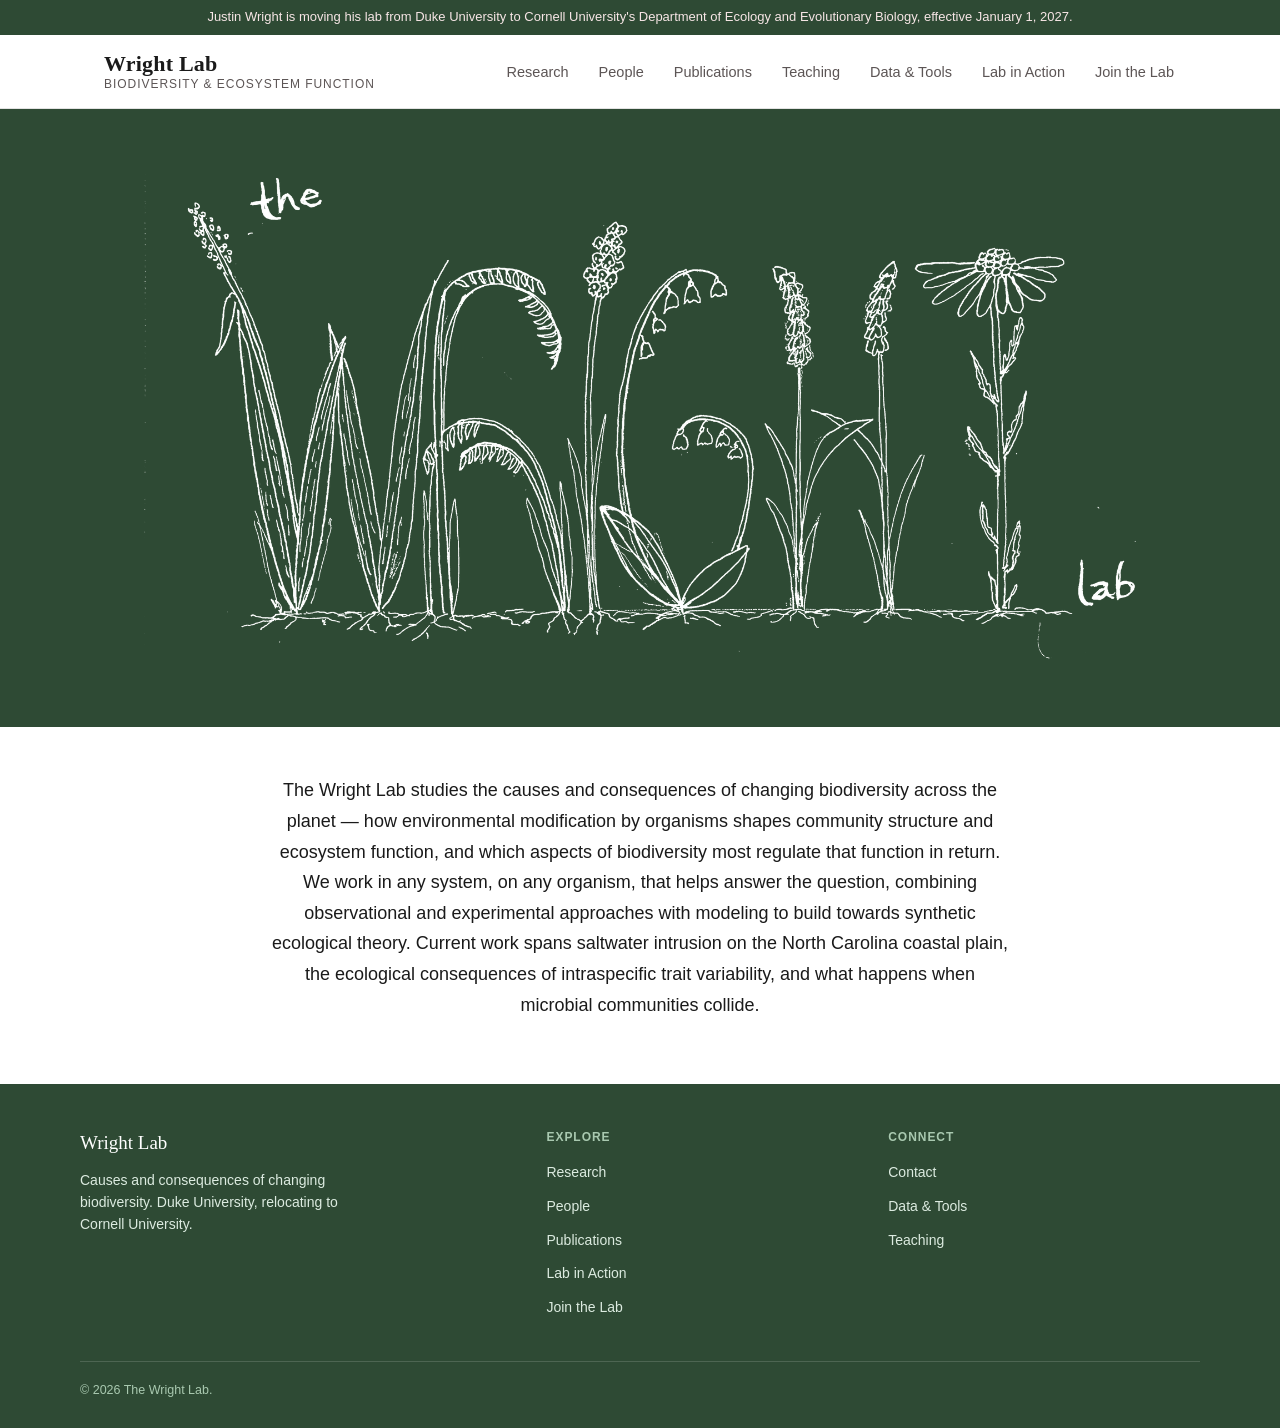
<file: index.html>
<!DOCTYPE html>
<html lang="en">
<head>
<meta charset="UTF-8">
<meta name="viewport" content="width=device-width, initial-scale=1.0">
<title>The Wright Lab</title>
<link rel="icon" type="image/png" href="images/favicon.png">
<link rel="stylesheet" href="theme.css">
</head>
<body>


<div class="utility">
  Justin Wright is moving his lab from Duke University to Cornell University's Department of Ecology and Evolutionary Biology, effective January 1, 2027.
</div>

<header class="site">
  <div class="nav-wrap">
    <div class="brand">
      <div class="text">
        <div class="name">Wright Lab</div>
        <div class="sub">Biodiversity &amp; Ecosystem Function</div>
      </div>
    </div>
    <nav class="primary">
      <ul>
        <li><a href="research.html">Research</a></li>
        <li><a href="people.html">People</a></li>
        <li><a href="publications.html">Publications</a></li>
        <li><a href="teaching.html">Teaching</a></li>
        <li><a href="data-tools.html">Data &amp; Tools</a></li>
        <li><a href="photos.html">Lab in Action</a></li>
        <li><a href="join-the-lab.html">Join the Lab</a></li>
      </ul>
    </nav>
  </div>
</header>

<div class="logo-band">
  <div class="inner">
    <img src="images/logo-wordmark-white.png" alt="the Wright Lab">
  </div>
</div>

<div class="intro-para">
  <p>The Wright Lab studies the causes and consequences of changing biodiversity across the planet — how environmental modification by organisms shapes community structure and ecosystem function, and which aspects of biodiversity most regulate that function in return. We work in any system, on any organism, that helps answer the question, combining observational and experimental approaches with modeling to build towards synthetic ecological theory. Current work spans saltwater intrusion on the North Carolina coastal plain, the ecological consequences of intraspecific trait variability, and what happens when microbial communities collide.</p>
</div>

<footer>
  <div class="foot-inner">
    <div>
      <div class="name" style="font-family:var(--serif); font-size:19px; color:#fff;">Wright Lab</div>
      <p style="margin-top:10px; max-width:38ch; color:#dcebe0;">Causes and consequences of changing biodiversity. Duke University, relocating to Cornell University.</p>
    </div>
    <div>
      <h5>Explore</h5>
      <ul>
        <li><a href="research.html">Research</a></li>
        <li><a href="people.html">People</a></li>
        <li><a href="publications.html">Publications</a></li>
        <li><a href="photos.html">Lab in Action</a></li>
        <li><a href="join-the-lab.html">Join the Lab</a></li>
      </ul>
    </div>
    <div>
      <h5>Connect</h5>
      <ul>
        <li><a href="mailto:jw67@duke.edu">Contact</a></li>
        <li><a href="data-tools.html">Data &amp; Tools</a></li>
        <li><a href="teaching.html">Teaching</a></li>
      </ul>
    </div>
  </div>
  <div class="foot-bottom">&copy; 2026 The Wright Lab.</div>
</footer>

</body>
</html>
</file>
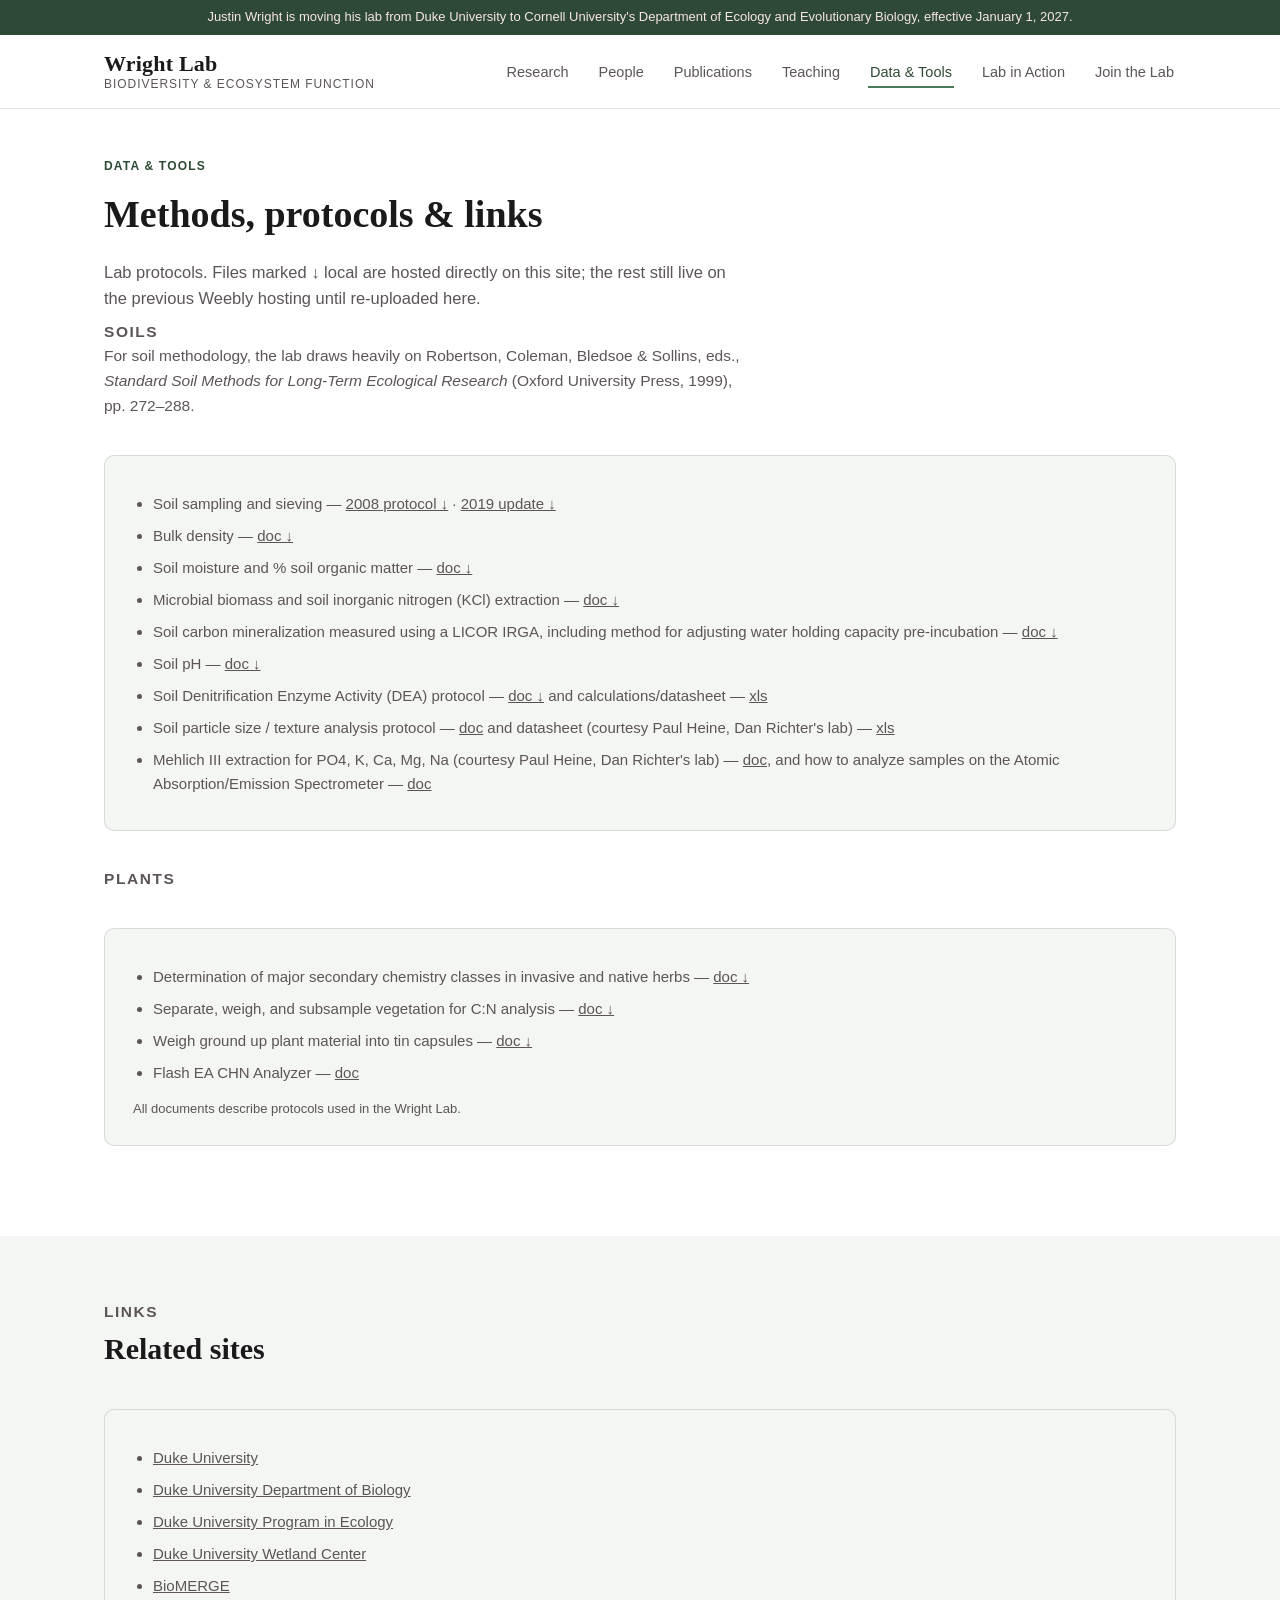
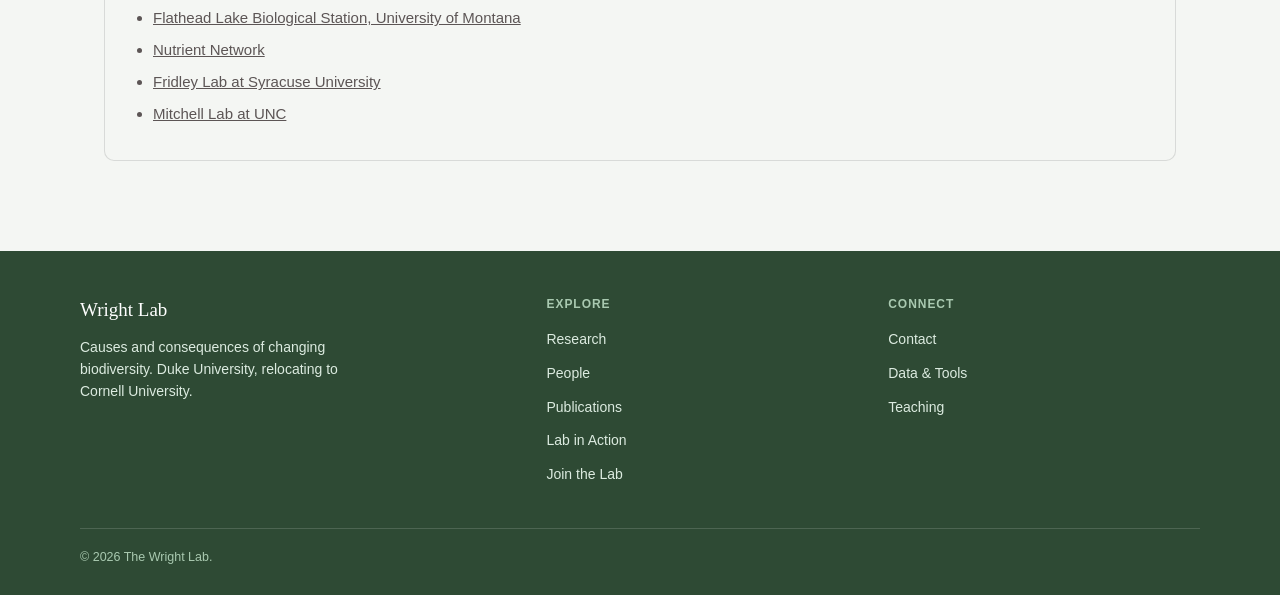
<file: data-tools.html>
<!DOCTYPE html>
<html lang="en">
<head>
<meta charset="UTF-8">
<meta name="viewport" content="width=device-width, initial-scale=1.0">
<title>Data &amp; Tools — The Wright Lab</title>
<link rel="icon" type="image/png" href="images/favicon.png">
<link rel="stylesheet" href="theme.css">
</head>
<body>


<div class="utility">
  Justin Wright is moving his lab from Duke University to Cornell University's Department of Ecology and Evolutionary Biology, effective January 1, 2027.
</div>

<header class="site">
  <div class="nav-wrap">
    <a class="brand" href="index.html">
      <div class="text">
        <div class="name">Wright Lab</div>
        <div class="sub">Biodiversity &amp; Ecosystem Function</div>
      </div>
    </a>
    <nav class="primary">
      <ul>
        <li><a href="research.html">Research</a></li>
        <li><a href="people.html">People</a></li>
        <li><a href="publications.html">Publications</a></li>
        <li><a href="teaching.html">Teaching</a></li>
        <li><a href="data-tools.html" class="current">Data &amp; Tools</a></li>
        <li><a href="photos.html">Lab in Action</a></li>
        <li><a href="join-the-lab.html">Join the Lab</a></li>
      </ul>
    </nav>
  </div>
</header>

<div class="page-head">
  <p class="kicker">Data &amp; Tools</p>
  <h1>Methods, protocols &amp; links</h1>
  <p class="lede">Lab protocols. Files marked <span style="white-space:nowrap;">↓ local</span> are hosted directly on this site; the rest still live on the previous Weebly hosting until re-uploaded here.</p>
</div>

<section class="tight">
  <div class="section-head">
    <p class="kicker">Soils</p>
    <p>For soil methodology, the lab draws heavily on Robertson, Coleman, Bledsoe &amp; Sollins, eds., <em>Standard Soil Methods for Long-Term Ecological Research</em> (Oxford University Press, 1999), pp. 272–288.</p>
  </div>
  <div class="pull-box">
    <ul>
      <li>Soil sampling and sieving — <a href="methods/soil-sampling-and-sieving-2008.doc" target="_blank" rel="noopener">2008 protocol ↓</a> · <a href="methods/soil-sieving-and-drying-2019.docx" target="_blank" rel="noopener">2019 update ↓</a></li>
      <li>Bulk density — <a href="methods/bulk-density.doc" target="_blank" rel="noopener">doc ↓</a></li>
      <li>Soil moisture and % soil organic matter — <a href="methods/soil-moisture-and-organic-matter.doc" target="_blank" rel="noopener">doc ↓</a></li>
      <li>Microbial biomass and soil inorganic nitrogen (KCl) extraction — <a href="methods/microbial-biomass-and-kcl-extraction.doc" target="_blank" rel="noopener">doc ↓</a></li>
      <li>Soil carbon mineralization measured using a LICOR IRGA, including method for adjusting water holding capacity pre-incubation — <a href="methods/carbon-mineralization.doc" target="_blank" rel="noopener">doc ↓</a></li>
      <li>Soil pH — <a href="methods/soil-ph.doc" target="_blank" rel="noopener">doc ↓</a></li>
      <li>Soil Denitrification Enzyme Activity (DEA) protocol — <a href="methods/dea-assay.doc" target="_blank" rel="noopener">doc ↓</a> and calculations/datasheet — <a href="https://wrightlab.weebly.com/uploads/3/3/7/4/3374227/dea_accounting_for_dea_dilutions_from_jen_morse.xls" target="_blank" rel="noopener">xls</a></li>
      <li>Soil particle size / texture analysis protocol — <a href="https://wrightlab.weebly.com/uploads/3/3/7/4/3374227/texture_sop.doc" target="_blank" rel="noopener">doc</a> and datasheet (courtesy Paul Heine, Dan Richter's lab) — <a href="https://wrightlab.weebly.com/uploads/3/3/7/4/3374227/texture_datasheet.xls" target="_blank" rel="noopener">xls</a></li>
      <li>Mehlich III extraction for PO4, K, Ca, Mg, Na (courtesy Paul Heine, Dan Richter's lab) — <a href="https://wrightlab.weebly.com/uploads/3/3/7/4/3374227/mehlich-iii_po4-p.doc" target="_blank" rel="noopener">doc</a>, and how to analyze samples on the Atomic Absorption/Emission Spectrometer — <a href="https://wrightlab.weebly.com/uploads/3/3/7/4/3374227/sop_for_aa_2012_bmm.doc" target="_blank" rel="noopener">doc</a></li>
    </ul>
  </div>

  <div class="section-head" style="margin-top:36px;">
    <p class="kicker">Plants</p>
  </div>
  <div class="pull-box">
    <ul>
      <li>Determination of major secondary chemistry classes in invasive and native herbs — <a href="methods/secondary-chemistry-leaf-extraction.doc" target="_blank" rel="noopener">doc ↓</a></li>
      <li>Separate, weigh, and subsample vegetation for C:N analysis — <a href="methods/weighing-vegetation-protocol.doc" target="_blank" rel="noopener">doc ↓</a></li>
      <li>Weigh ground up plant material into tin capsules — <a href="methods/weighing-capsules-instructions.doc" target="_blank" rel="noopener">doc ↓</a></li>
      <li>Flash EA CHN Analyzer — <a href="https://wrightlab.weebly.com/uploads/3/3/7/4/3374227/chn_run_protocol.doc" target="_blank" rel="noopener">doc</a></li>
    </ul>
    <p style="margin:14px 0 0; font-size:13px; color:var(--ink-soft);">All documents describe protocols used in the Wright Lab.</p>
  </div>
</section>

<section class="alt">
  <div class="inner">
    <div class="section-head">
      <p class="kicker">Links</p>
      <h2>Related sites</h2>
    </div>
    <div class="pull-box">
      <ul>
        <li><a href="http://www.duke.edu/" target="_blank" rel="noopener">Duke University</a></li>
        <li><a href="http://biology.duke.edu/" target="_blank" rel="noopener">Duke University Department of Biology</a></li>
        <li><a href="http://sites.duke.edu/upecology/" target="_blank" rel="noopener">Duke University Program in Ecology</a></li>
        <li><a href="http://www.nicholas.duke.edu/wetland/" target="_blank" rel="noopener">Duke University Wetland Center</a></li>
        <li><a href="http://www.columbia.edu/cu/biomerge/" target="_blank" rel="noopener">BioMERGE</a></li>
        <li><a href="http://www2.umt.edu/flbs/" target="_blank" rel="noopener">Flathead Lake Biological Station, University of Montana</a></li>
        <li><a href="http://www.nutnet.umn.edu/" target="_blank" rel="noopener">Nutrient Network</a></li>
        <li><a href="http://plantecology.syr.edu/fridley/" target="_blank" rel="noopener">Fridley Lab at Syracuse University</a></li>
        <li><a href="http://labs.bio.unc.edu/Mitchell/" target="_blank" rel="noopener">Mitchell Lab at UNC</a></li>
      </ul>
    </div>
  </div>
</section>

<footer>
  <div class="foot-inner">
    <div>
      <div class="name" style="font-family:var(--serif); font-size:19px; color:#fff;">Wright Lab</div>
      <p style="margin-top:10px; max-width:38ch; color:#dcebe0;">Causes and consequences of changing biodiversity. Duke University, relocating to Cornell University.</p>
    </div>
    <div>
      <h5>Explore</h5>
      <ul>
        <li><a href="research.html">Research</a></li>
        <li><a href="people.html">People</a></li>
        <li><a href="publications.html">Publications</a></li>
        <li><a href="photos.html">Lab in Action</a></li>
        <li><a href="join-the-lab.html">Join the Lab</a></li>
      </ul>
    </div>
    <div>
      <h5>Connect</h5>
      <ul>
        <li><a href="mailto:jw67@duke.edu">Contact</a></li>
        <li><a href="data-tools.html">Data &amp; Tools</a></li>
        <li><a href="teaching.html">Teaching</a></li>
      </ul>
    </div>
  </div>
  <div class="foot-bottom">&copy; 2026 The Wright Lab.</div>
</footer>

</body>
</html>
</file>
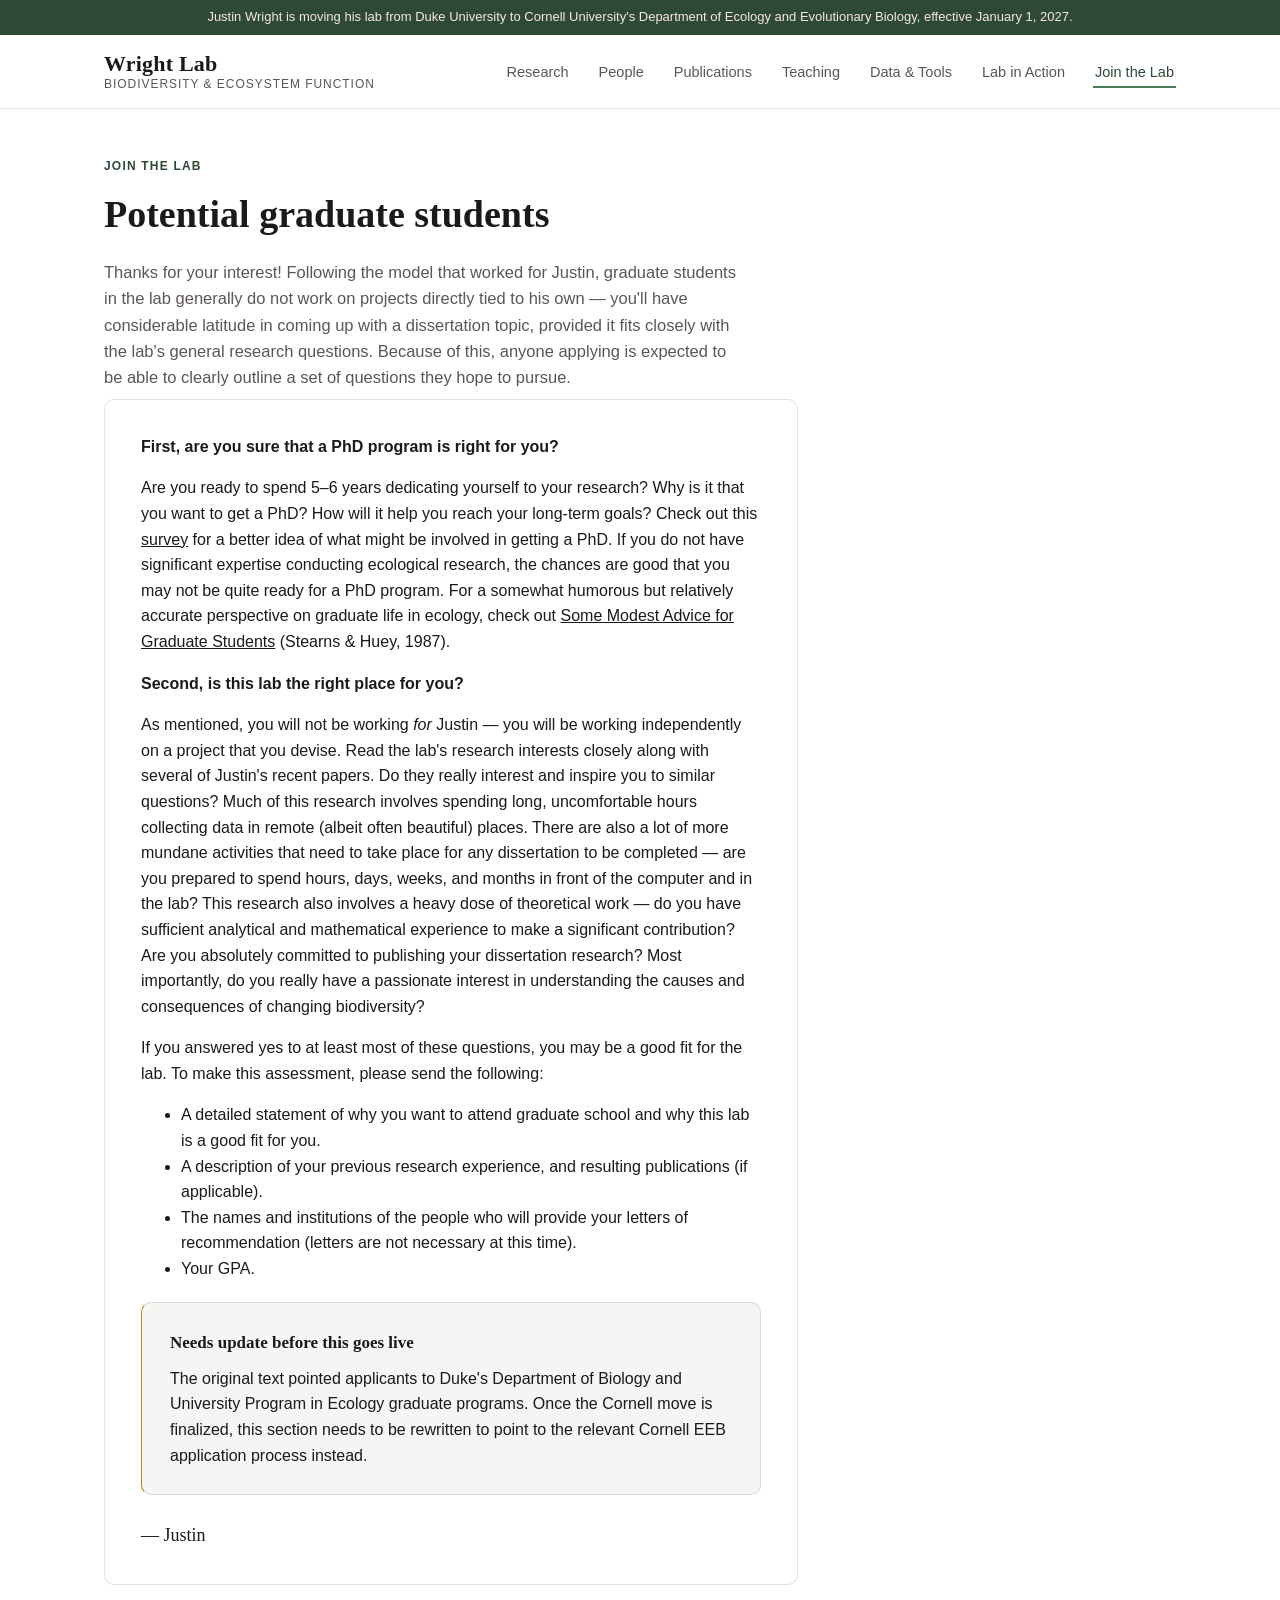
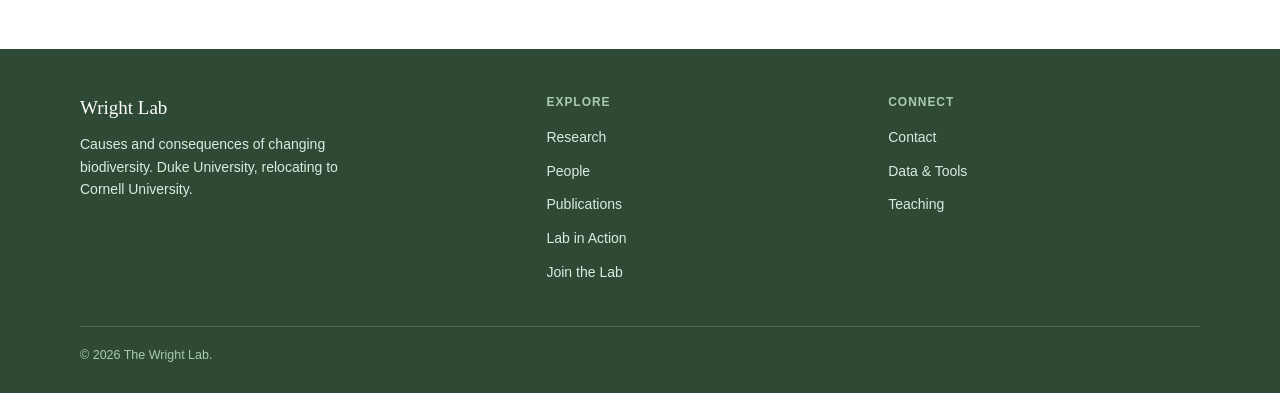
<file: join-the-lab.html>
<!DOCTYPE html>
<html lang="en">
<head>
<meta charset="UTF-8">
<meta name="viewport" content="width=device-width, initial-scale=1.0">
<title>Join the Lab — The Wright Lab</title>
<link rel="icon" type="image/png" href="images/favicon.png">
<link rel="stylesheet" href="theme.css">
</head>
<body>


<div class="utility">
  Justin Wright is moving his lab from Duke University to Cornell University's Department of Ecology and Evolutionary Biology, effective January 1, 2027.
</div>

<header class="site">
  <div class="nav-wrap">
    <a class="brand" href="index.html">
      <div class="text">
        <div class="name">Wright Lab</div>
        <div class="sub">Biodiversity &amp; Ecosystem Function</div>
      </div>
    </a>
    <nav class="primary">
      <ul>
        <li><a href="research.html">Research</a></li>
        <li><a href="people.html">People</a></li>
        <li><a href="publications.html">Publications</a></li>
        <li><a href="teaching.html">Teaching</a></li>
        <li><a href="data-tools.html">Data &amp; Tools</a></li>
        <li><a href="photos.html">Lab in Action</a></li>
        <li><a href="join-the-lab.html" class="current">Join the Lab</a></li>
      </ul>
    </nav>
  </div>
</header>

<div class="page-head">
  <p class="kicker">Join the Lab</p>
  <h1>Potential graduate students</h1>
  <p class="lede">Thanks for your interest! Following the model that worked for Justin, graduate students in the lab generally do not work on projects directly tied to his own — you'll have considerable latitude in coming up with a dissertation topic, provided it fits closely with the lab's general research questions. Because of this, anyone applying is expected to be able to clearly outline a set of questions they hope to pursue.</p>
</div>

<section class="tight">
  <div class="letter">
    <p><strong>First, are you sure that a PhD program is right for you?</strong></p>
    <p>Are you ready to spend 5–6 years dedicating yourself to your research? Why is it that you want to get a PhD? How will it help you reach your long-term goals? Check out this <a href="http://www.phd-survey.org/advice/advice.htm" target="_blank" rel="noopener">survey</a> for a better idea of what might be involved in getting a PhD. If you do not have significant expertise conducting ecological research, the chances are good that you may not be quite ready for a PhD program. For a somewhat humorous but relatively accurate perspective on graduate life in ecology, check out <a href="https://wrightlab.weebly.com/uploads/3/3/7/4/3374227/stearnsandhuey_1987_bullecolsocam.pdf" target="_blank" rel="noopener">Some Modest Advice for Graduate Students</a> (Stearns &amp; Huey, 1987).</p>

    <p><strong>Second, is this lab the right place for you?</strong></p>
    <p>As mentioned, you will not be working <em>for</em> Justin — you will be working independently on a project that you devise. Read the lab's research interests closely along with several of Justin's recent papers. Do they really interest and inspire you to similar questions? Much of this research involves spending long, uncomfortable hours collecting data in remote (albeit often beautiful) places. There are also a lot of more mundane activities that need to take place for any dissertation to be completed — are you prepared to spend hours, days, weeks, and months in front of the computer and in the lab? This research also involves a heavy dose of theoretical work — do you have sufficient analytical and mathematical experience to make a significant contribution? Are you absolutely committed to publishing your dissertation research? Most importantly, do you really have a passionate interest in understanding the causes and consequences of changing biodiversity?</p>

    <p>If you answered yes to at least most of these questions, you may be a good fit for the lab. To make this assessment, please send the following:</p>
    <ul>
      <li>A detailed statement of why you want to attend graduate school and why this lab is a good fit for you.</li>
      <li>A description of your previous research experience, and resulting publications (if applicable).</li>
      <li>The names and institutions of the people who will provide your letters of recommendation (letters are not necessary at this time).</li>
      <li>Your GPA.</li>
    </ul>

    <div class="pull-box" style="margin-top:20px; border-left-color:#b8860b;">
      <h4>Needs update before this goes live</h4>
      <p style="margin:0;">The original text pointed applicants to Duke's Department of Biology and University Program in Ecology graduate programs. Once the Cornell move is finalized, this section needs to be rewritten to point to the relevant Cornell EEB application process instead.</p>
    </div>

    <div class="sign">— Justin</div>
  </div>
</section>

<footer>
  <div class="foot-inner">
    <div>
      <div class="name" style="font-family:var(--serif); font-size:19px; color:#fff;">Wright Lab</div>
      <p style="margin-top:10px; max-width:38ch; color:#dcebe0;">Causes and consequences of changing biodiversity. Duke University, relocating to Cornell University.</p>
    </div>
    <div>
      <h5>Explore</h5>
      <ul>
        <li><a href="research.html">Research</a></li>
        <li><a href="people.html">People</a></li>
        <li><a href="publications.html">Publications</a></li>
        <li><a href="photos.html">Lab in Action</a></li>
        <li><a href="join-the-lab.html">Join the Lab</a></li>
      </ul>
    </div>
    <div>
      <h5>Connect</h5>
      <ul>
        <li><a href="mailto:jw67@duke.edu">Contact</a></li>
        <li><a href="data-tools.html">Data &amp; Tools</a></li>
        <li><a href="teaching.html">Teaching</a></li>
      </ul>
    </div>
  </div>
  <div class="foot-bottom">&copy; 2026 The Wright Lab.</div>
</footer>

</body>
</html>
</file>
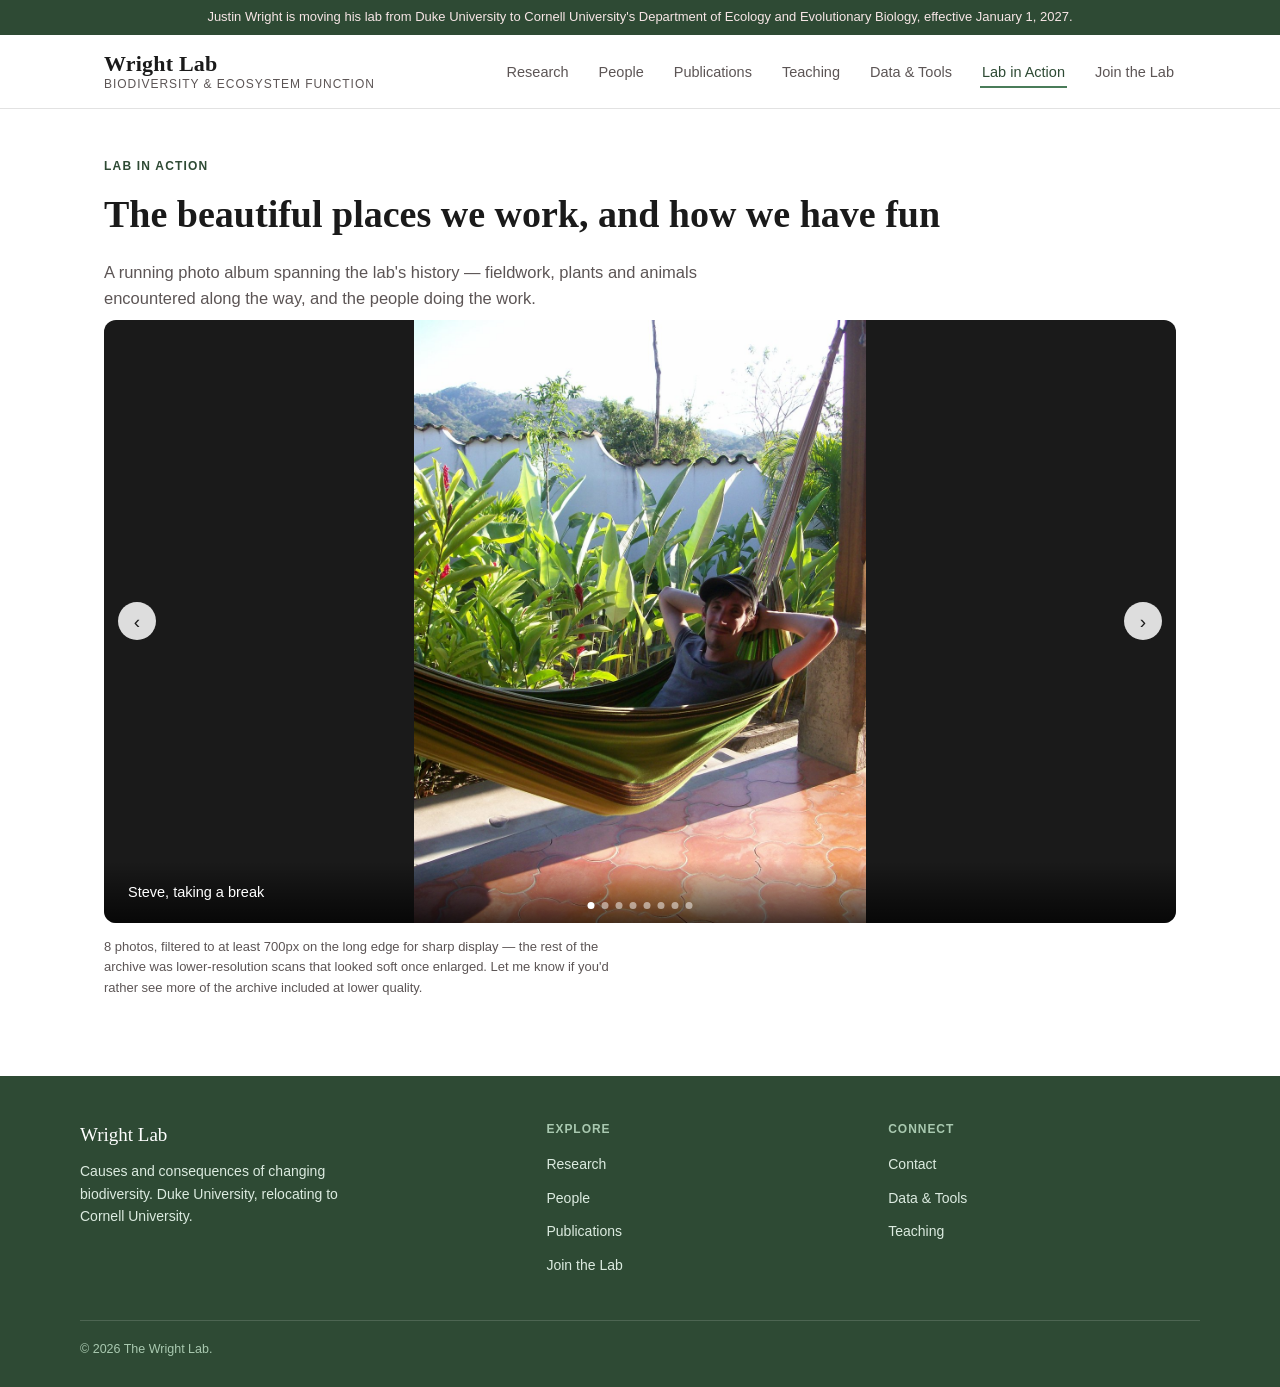
<file: photos.html>
<!DOCTYPE html>
<html lang="en">
<head>
<meta charset="UTF-8">
<meta name="viewport" content="width=device-width, initial-scale=1.0">
<title>Lab in Action — The Wright Lab</title>
<link rel="icon" type="image/png" href="images/favicon.png">
<link rel="stylesheet" href="theme.css">
</head>
<body>


<div class="utility">
  Justin Wright is moving his lab from Duke University to Cornell University's Department of Ecology and Evolutionary Biology, effective January 1, 2027.
</div>

<header class="site">
  <div class="nav-wrap">
    <a class="brand" href="index.html">
      <div class="text">
        <div class="name">Wright Lab</div>
        <div class="sub">Biodiversity &amp; Ecosystem Function</div>
      </div>
    </a>
    <nav class="primary">
      <ul>
        <li><a href="research.html">Research</a></li>
        <li><a href="people.html">People</a></li>
        <li><a href="publications.html">Publications</a></li>
        <li><a href="teaching.html">Teaching</a></li>
        <li><a href="data-tools.html">Data &amp; Tools</a></li>
        <li><a href="photos.html" class="current">Lab in Action</a></li>
        <li><a href="join-the-lab.html">Join the Lab</a></li>
      </ul>
    </nav>
  </div>
</header>

<div class="page-head">
  <p class="kicker">Lab in Action</p>
  <h1>The beautiful places we work, and how we have fun</h1>
  <p class="lede">A running photo album spanning the lab's history — fieldwork, plants and animals encountered along the way, and the people doing the work.</p>
</div>

<section class="tight">
  <div class="slideshow" id="labSlideshow">
    <div class="slide" style="background-image:url('images/gallery/richard-measuring-pitcher-plants.jpg')"><div class="slide-cap">Richard measuring pitcher plants</div></div>
    <div class="slide" style="background-image:url('images/gallery/timberlake-full.jpg')"><div class="slide-cap">Timberlake — a coastal NC ag field re-flooded as a mitigation wetland</div></div>
    <div class="slide" style="background-image:url('images/gallery/steve-hammock.jpg')"><div class="slide-cap">Steve, taking a break</div></div>
    <div class="slide" style="background-image:url('images/gallery/truck-bed.jpg')"><div class="slide-cap">Field gear, ready to go</div></div>
    <div class="slide" style="background-image:url('images/gallery/warming-chamber-arctic.jpg')"><div class="slide-cap">Warming chamber, Arctic fieldwork</div></div>
    <div class="slide" style="background-image:url('images/gallery/ctenium.jpg')"><div class="slide-cap">Ctenium</div></div>
    <div class="slide" style="background-image:url('images/gallery/sarracenia.jpg')"><div class="slide-cap">Sarracenia — pitcher plant</div></div>
    <div class="slide" style="background-image:url('images/gallery/box-turtle.jpg')"><div class="slide-cap">Box turtle</div></div>

    <button class="ss-arrow ss-prev" aria-label="Previous photo">&#8249;</button>
    <button class="ss-arrow ss-next" aria-label="Next photo">&#8250;</button>
    <div class="ss-dots"></div>
  </div>
  <p class="strip-cap">8 photos, filtered to at least 700px on the long edge for sharp display — the rest of the archive was lower-resolution scans that looked soft once enlarged. Let me know if you'd rather see more of the archive included at lower quality.</p>
</section>

<footer>
  <div class="foot-inner">
    <div>
      <div class="name" style="font-family:var(--serif); font-size:19px; color:#fff;">Wright Lab</div>
      <p style="margin-top:10px; max-width:38ch; color:#dcebe0;">Causes and consequences of changing biodiversity. Duke University, relocating to Cornell University.</p>
    </div>
    <div>
      <h5>Explore</h5>
      <ul>
        <li><a href="research.html">Research</a></li>
        <li><a href="people.html">People</a></li>
        <li><a href="publications.html">Publications</a></li>
        <li><a href="join-the-lab.html">Join the Lab</a></li>
      </ul>
    </div>
    <div>
      <h5>Connect</h5>
      <ul>
        <li><a href="mailto:jw67@duke.edu">Contact</a></li>
        <li><a href="data-tools.html">Data &amp; Tools</a></li>
        <li><a href="teaching.html">Teaching</a></li>
      </ul>
    </div>
  </div>
  <div class="foot-bottom">&copy; 2026 The Wright Lab.</div>
</footer>

<script>
function initRotator(containerId, slideClass, intervalMs, opts){
  var wrap = document.getElementById(containerId);
  if(!wrap) return;
  opts = opts || {};

  if(opts.shuffle){
    var slideList = Array.prototype.slice.call(wrap.querySelectorAll('.' + slideClass));
    for(var s = slideList.length - 1; s > 0; s--){
      var j = Math.floor(Math.random() * (s + 1));
      wrap.insertBefore(slideList[j], slideList[s]);
      slideList.splice(s, 0, slideList.splice(j, 1)[0]);
    }
  }

  var slides = wrap.querySelectorAll('.' + slideClass);
  slides.forEach(function(sl){ sl.classList.remove('active'); });
  if(slides.length) slides[0].classList.add('active');

  var dotsWrap = opts.dots ? wrap.querySelector('.ss-dots') : null;
  if(dotsWrap){
    dotsWrap.innerHTML = '';
    slides.forEach(function(_, idx){
      var b = document.createElement('button');
      b.className = 'dot' + (idx === 0 ? ' active' : '');
      b.dataset.i = idx;
      b.setAttribute('aria-label', 'Slide ' + (idx + 1));
      dotsWrap.appendChild(b);
    });
  }
  var dots = dotsWrap ? wrap.querySelectorAll('.dot') : [];
  var i = 0, timer;

  function show(n){
    slides[i].classList.remove('active');
    if(dots.length) dots[i].classList.remove('active');
    i = (n + slides.length) % slides.length;
    slides[i].classList.add('active');
    if(dots.length) dots[i].classList.add('active');
  }
  function next(){ show(i + 1); }
  function prev(){ show(i - 1); }
  function start(){ timer = setInterval(next, intervalMs); }
  function stop(){ clearInterval(timer); }
  function restart(){ stop(); start(); }

  if(opts.arrows){
    var nextBtn = wrap.querySelector('.ss-next');
    var prevBtn = wrap.querySelector('.ss-prev');
    if(nextBtn) nextBtn.addEventListener('click', function(){ next(); restart(); });
    if(prevBtn) prevBtn.addEventListener('click', function(){ prev(); restart(); });
  }
  dots.forEach(function(d){
    d.addEventListener('click', function(){ show(parseInt(d.dataset.i, 10)); restart(); });
  });
  wrap.addEventListener('mouseenter', stop);
  wrap.addEventListener('mouseleave', start);

  start();
}

initRotator('labSlideshow', 'slide', 4200, { arrows:true, dots:true, shuffle:true });
</script>

</body>
</html>
</file>
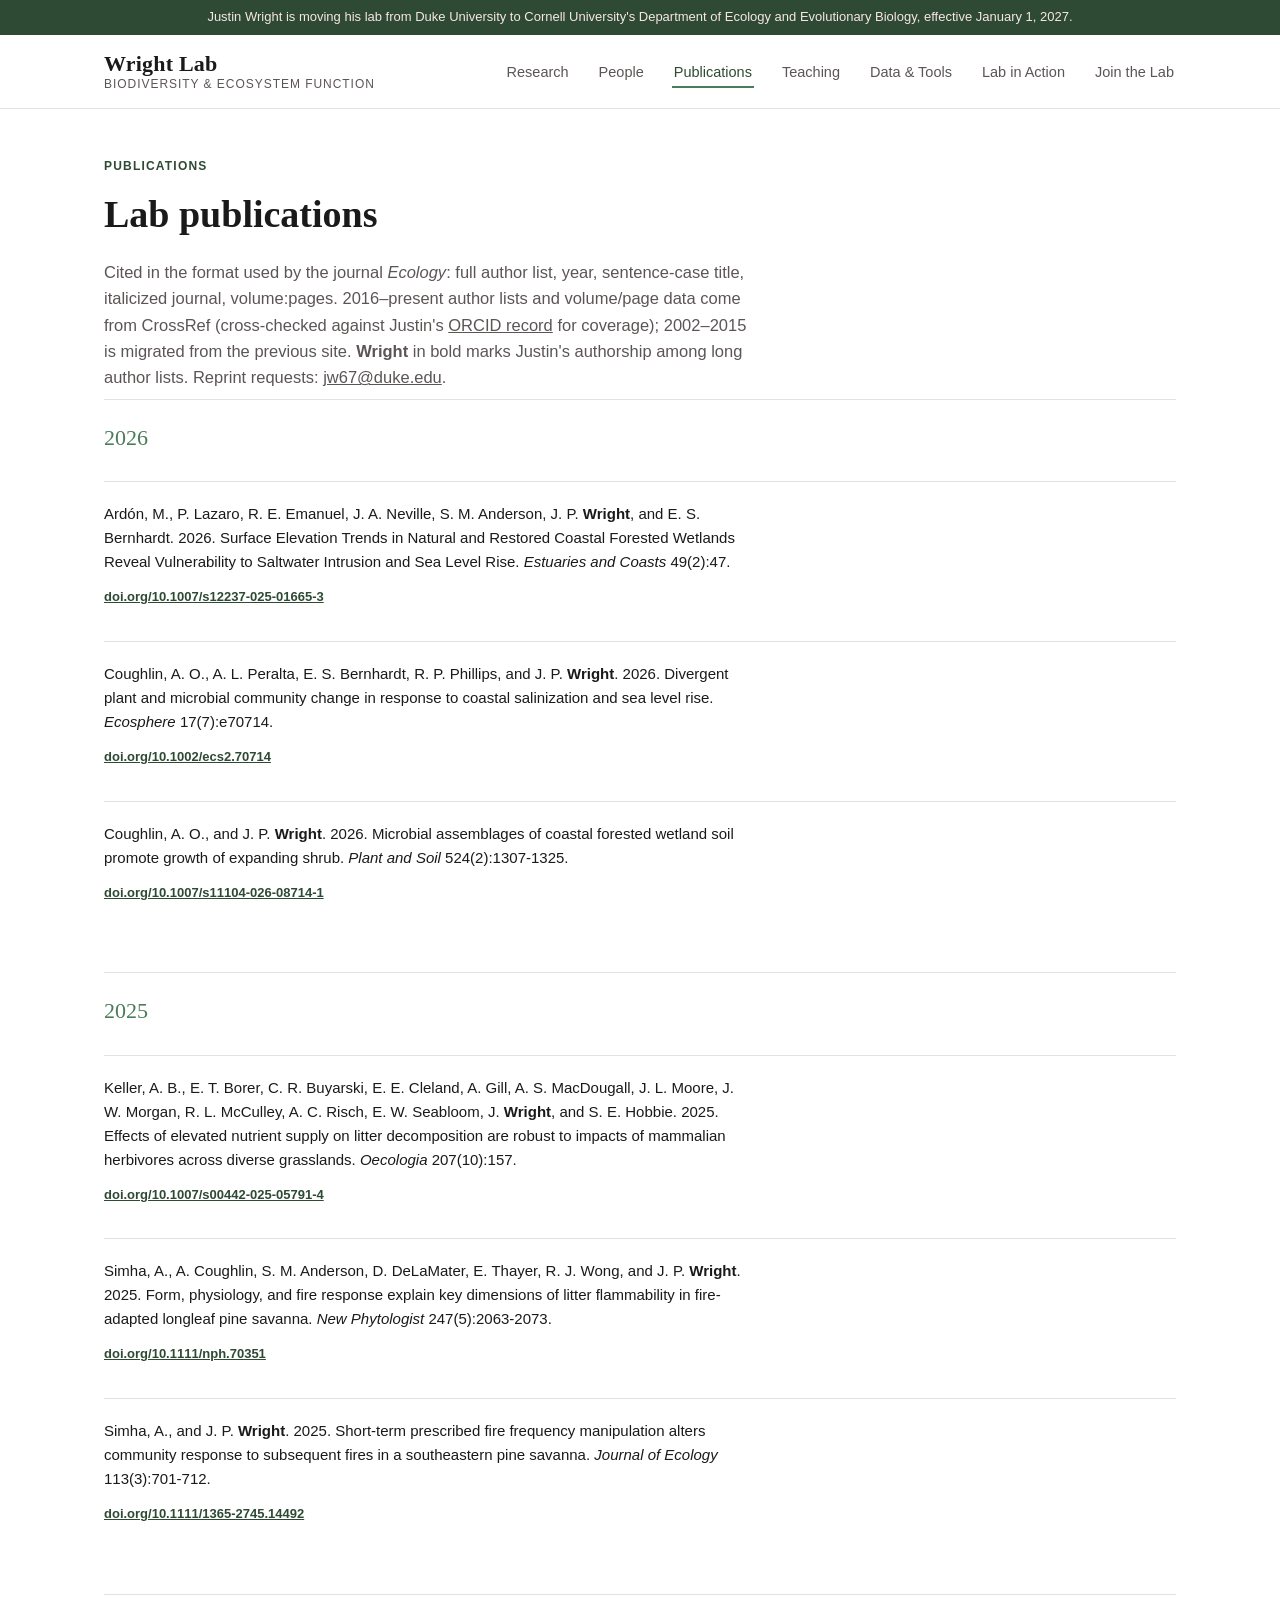
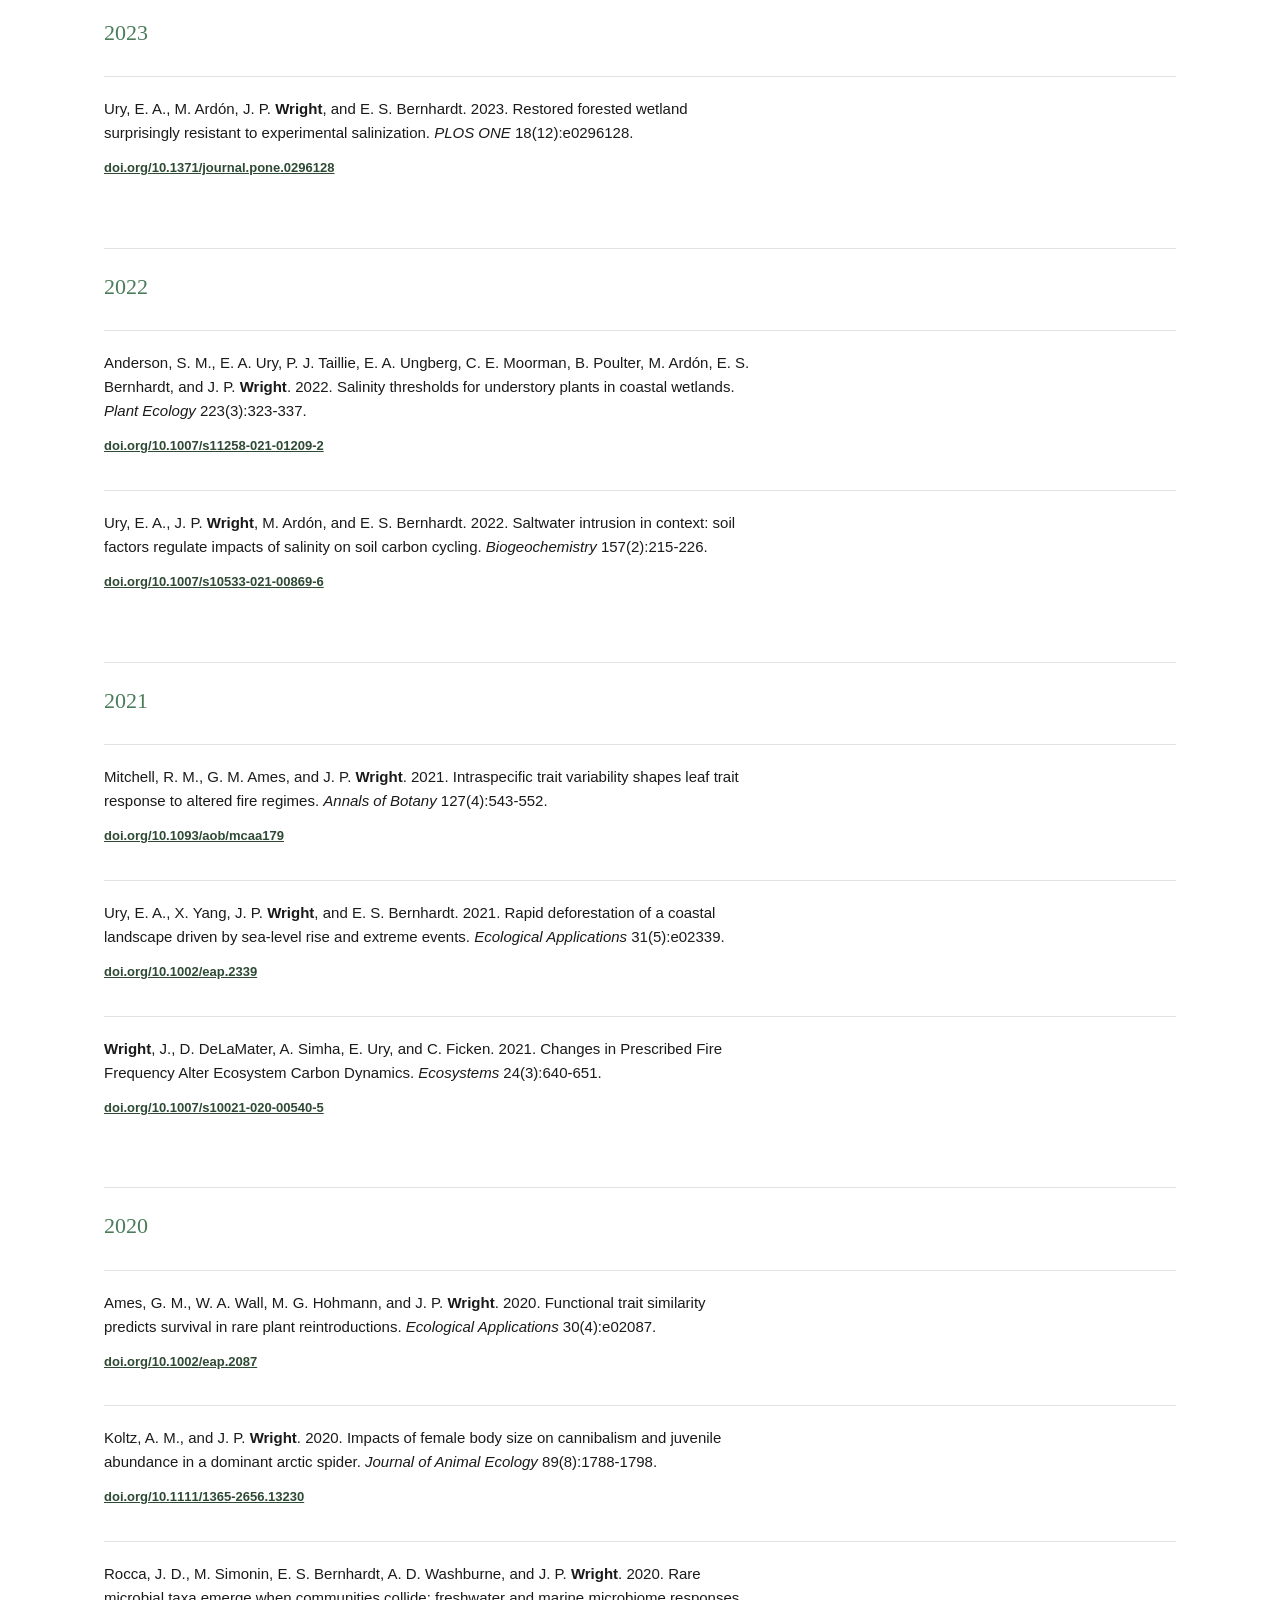
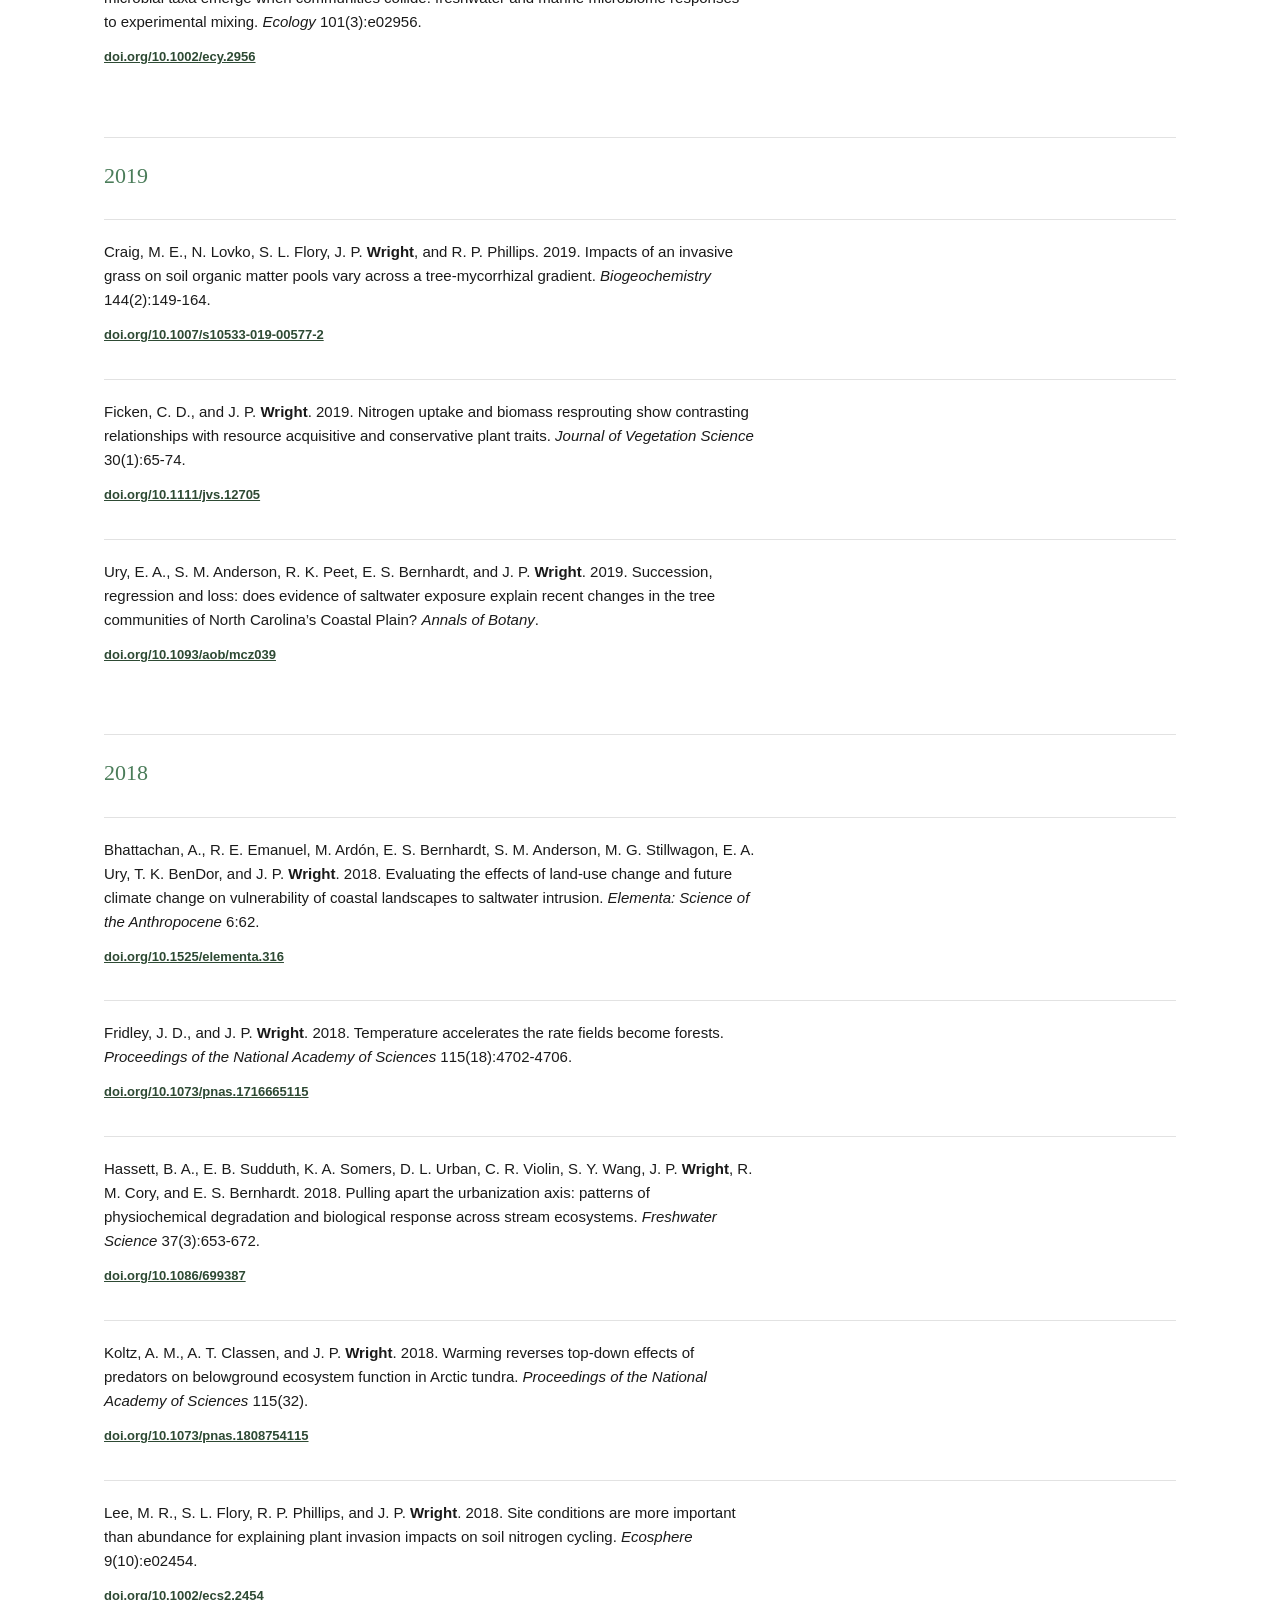
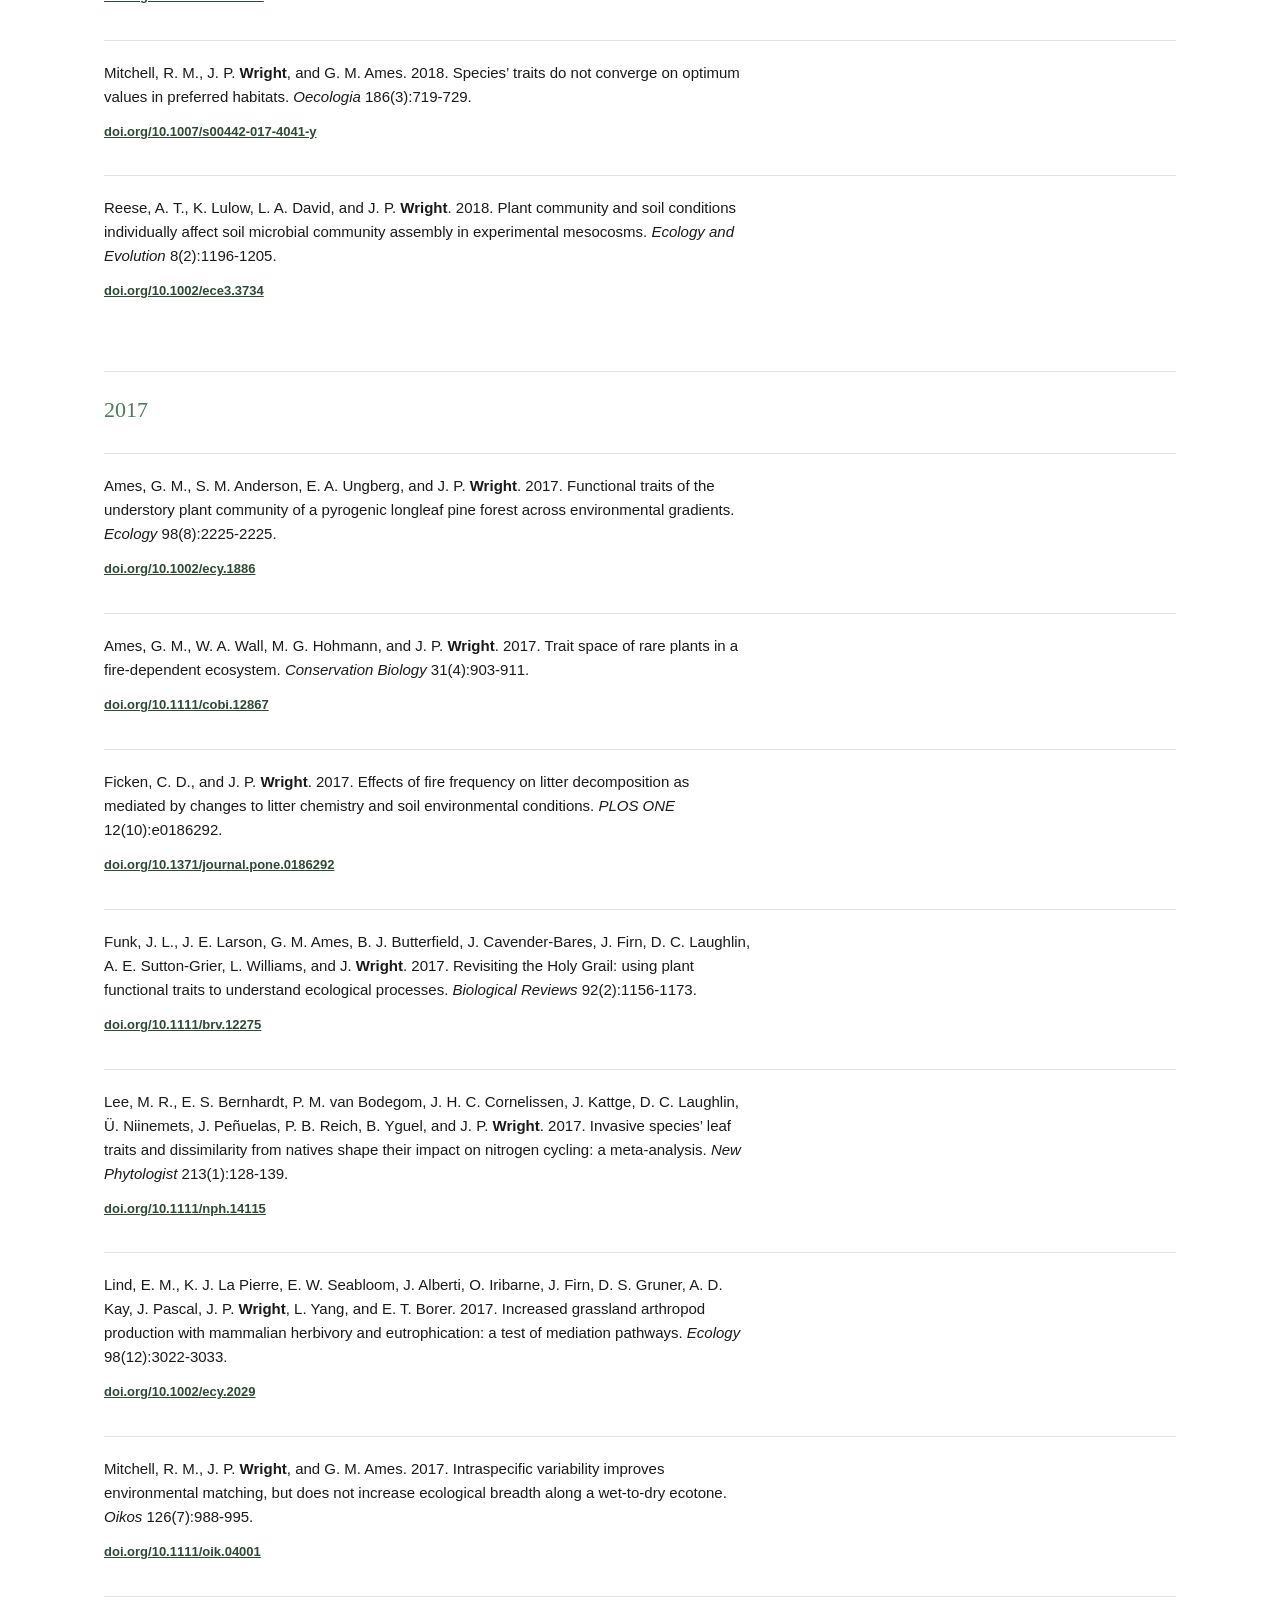
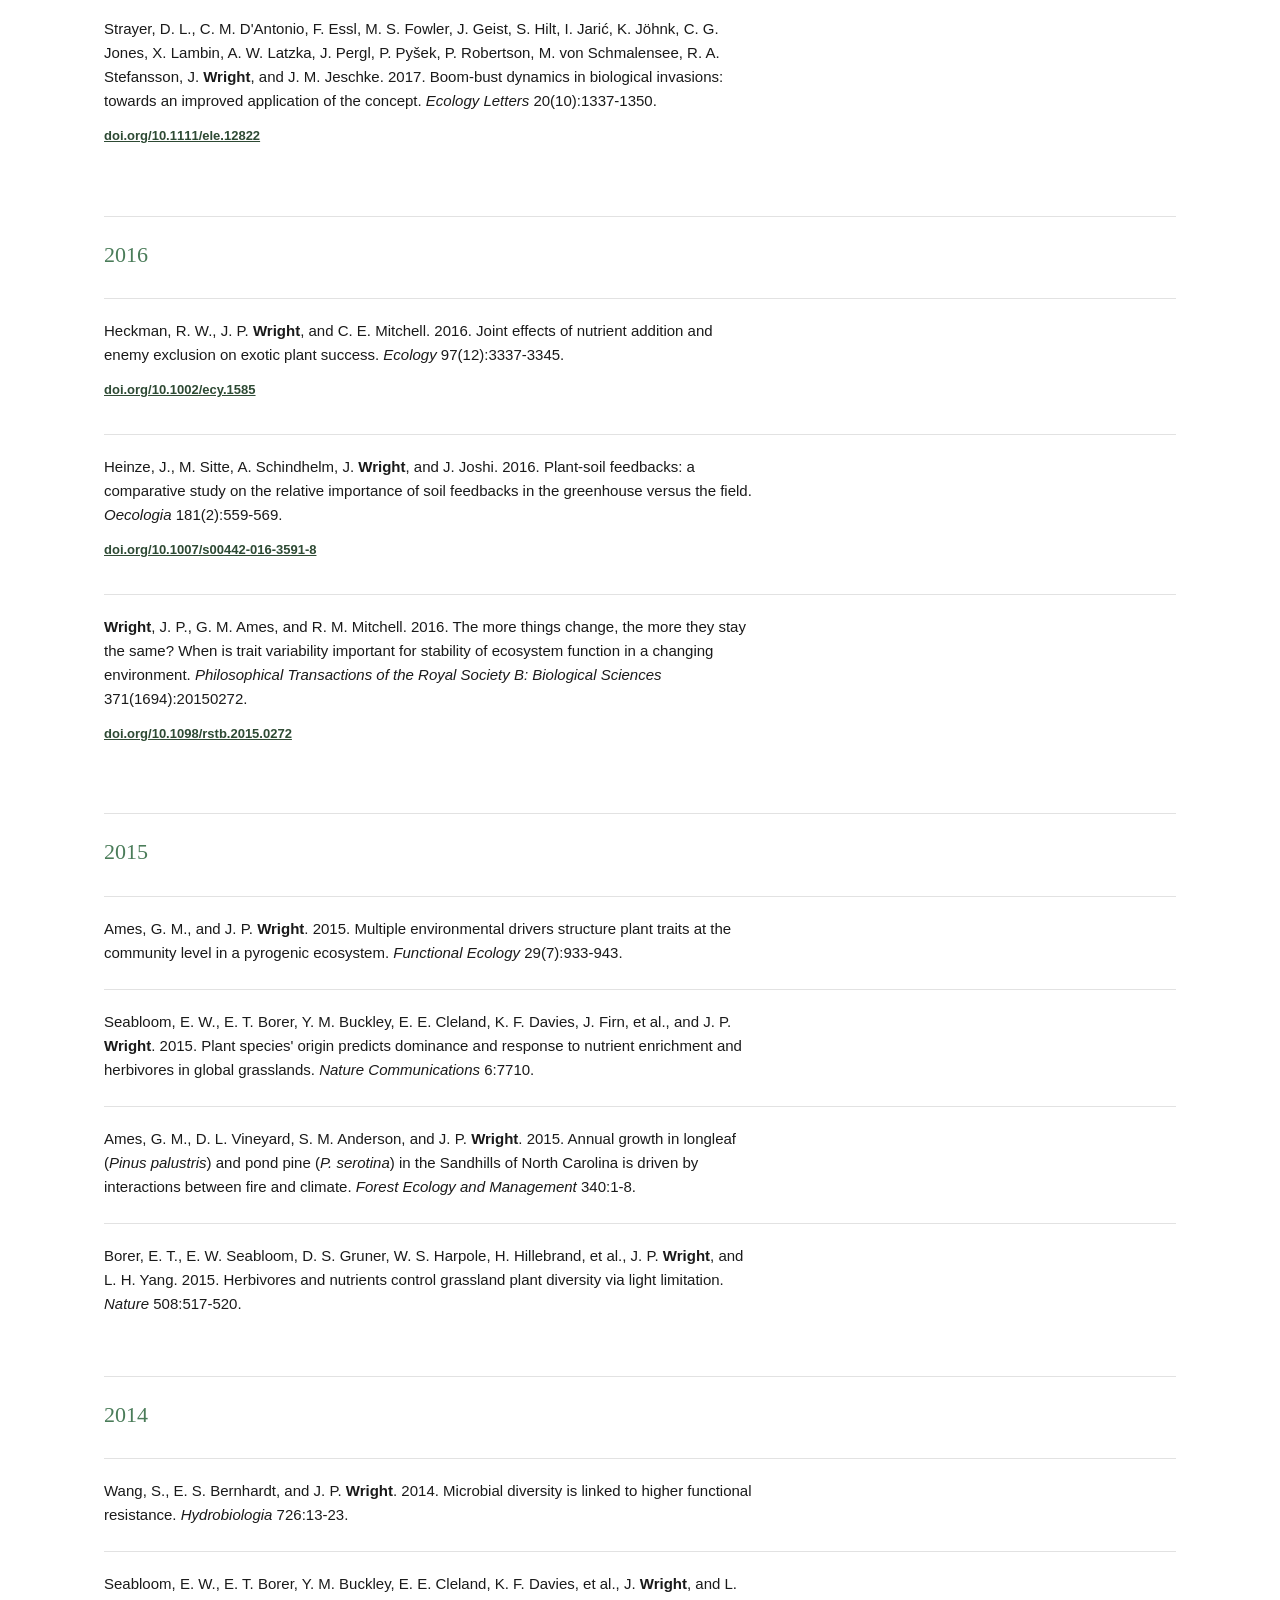
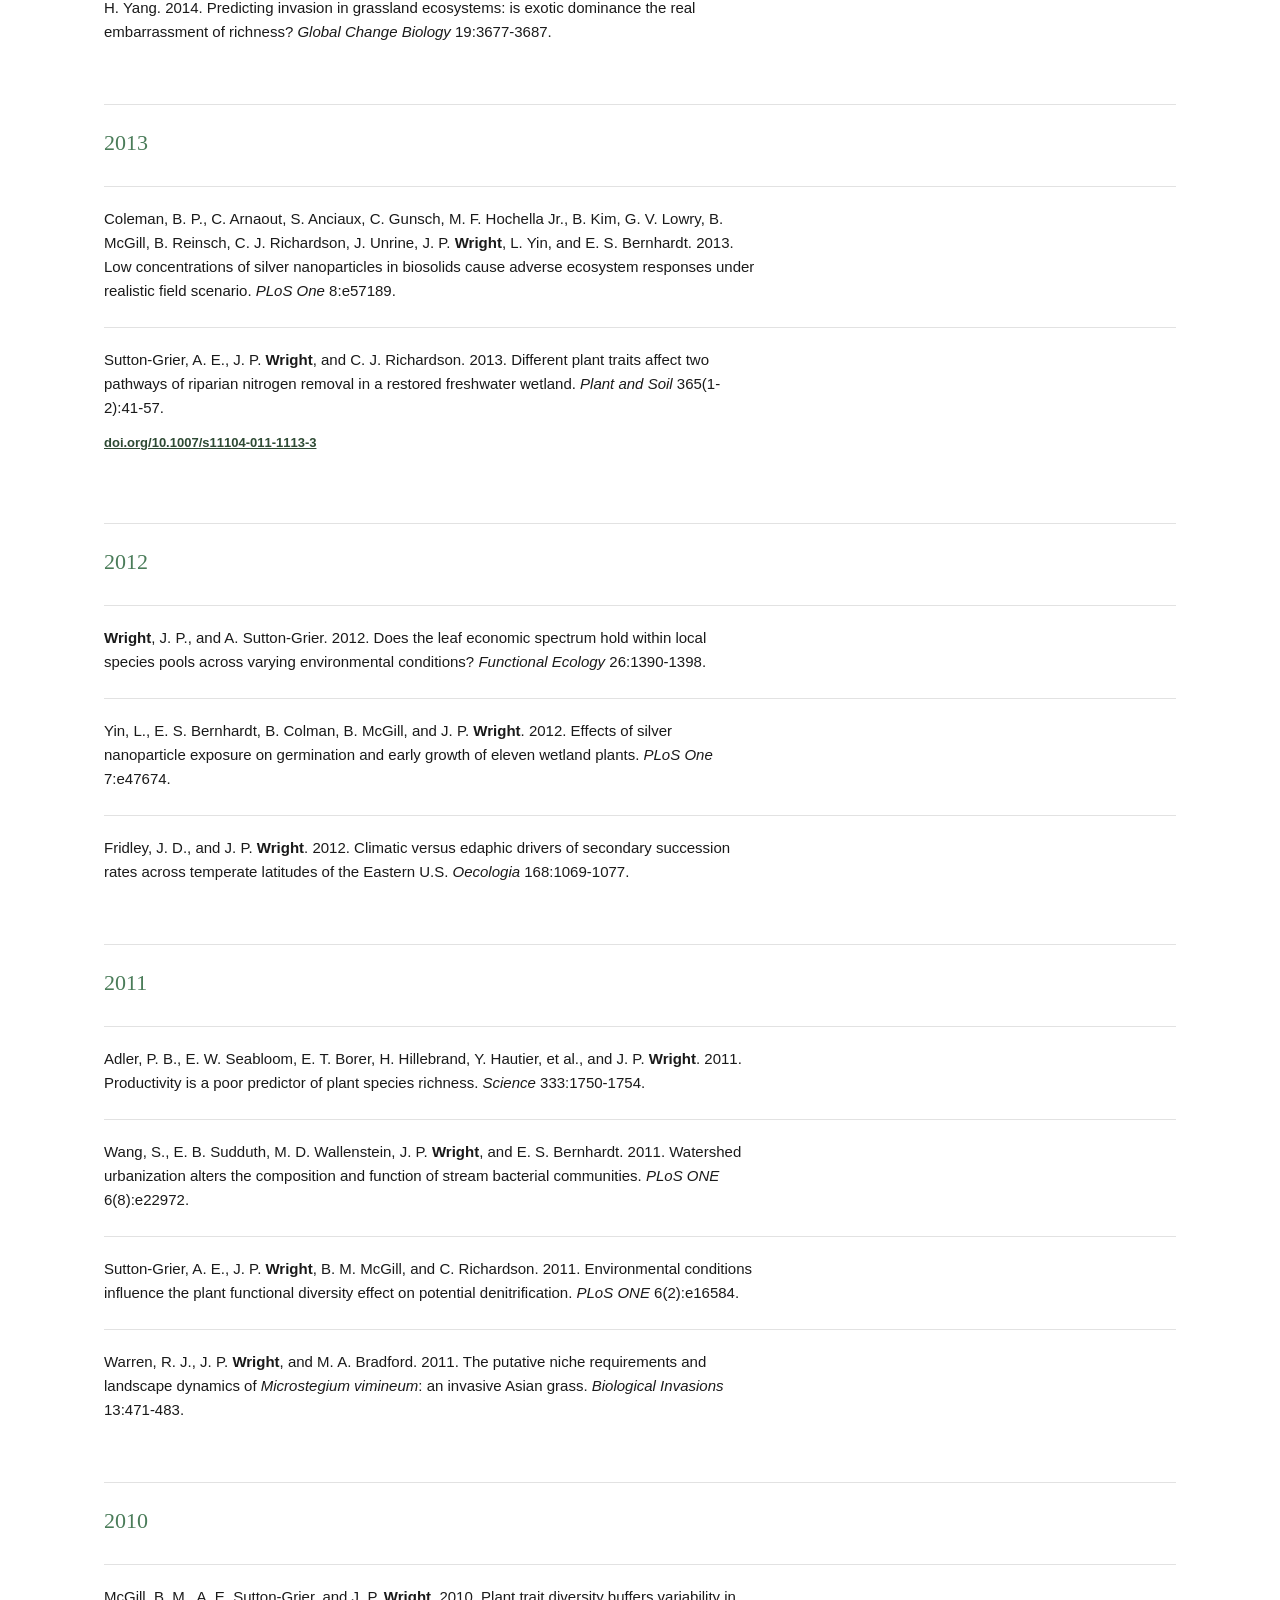
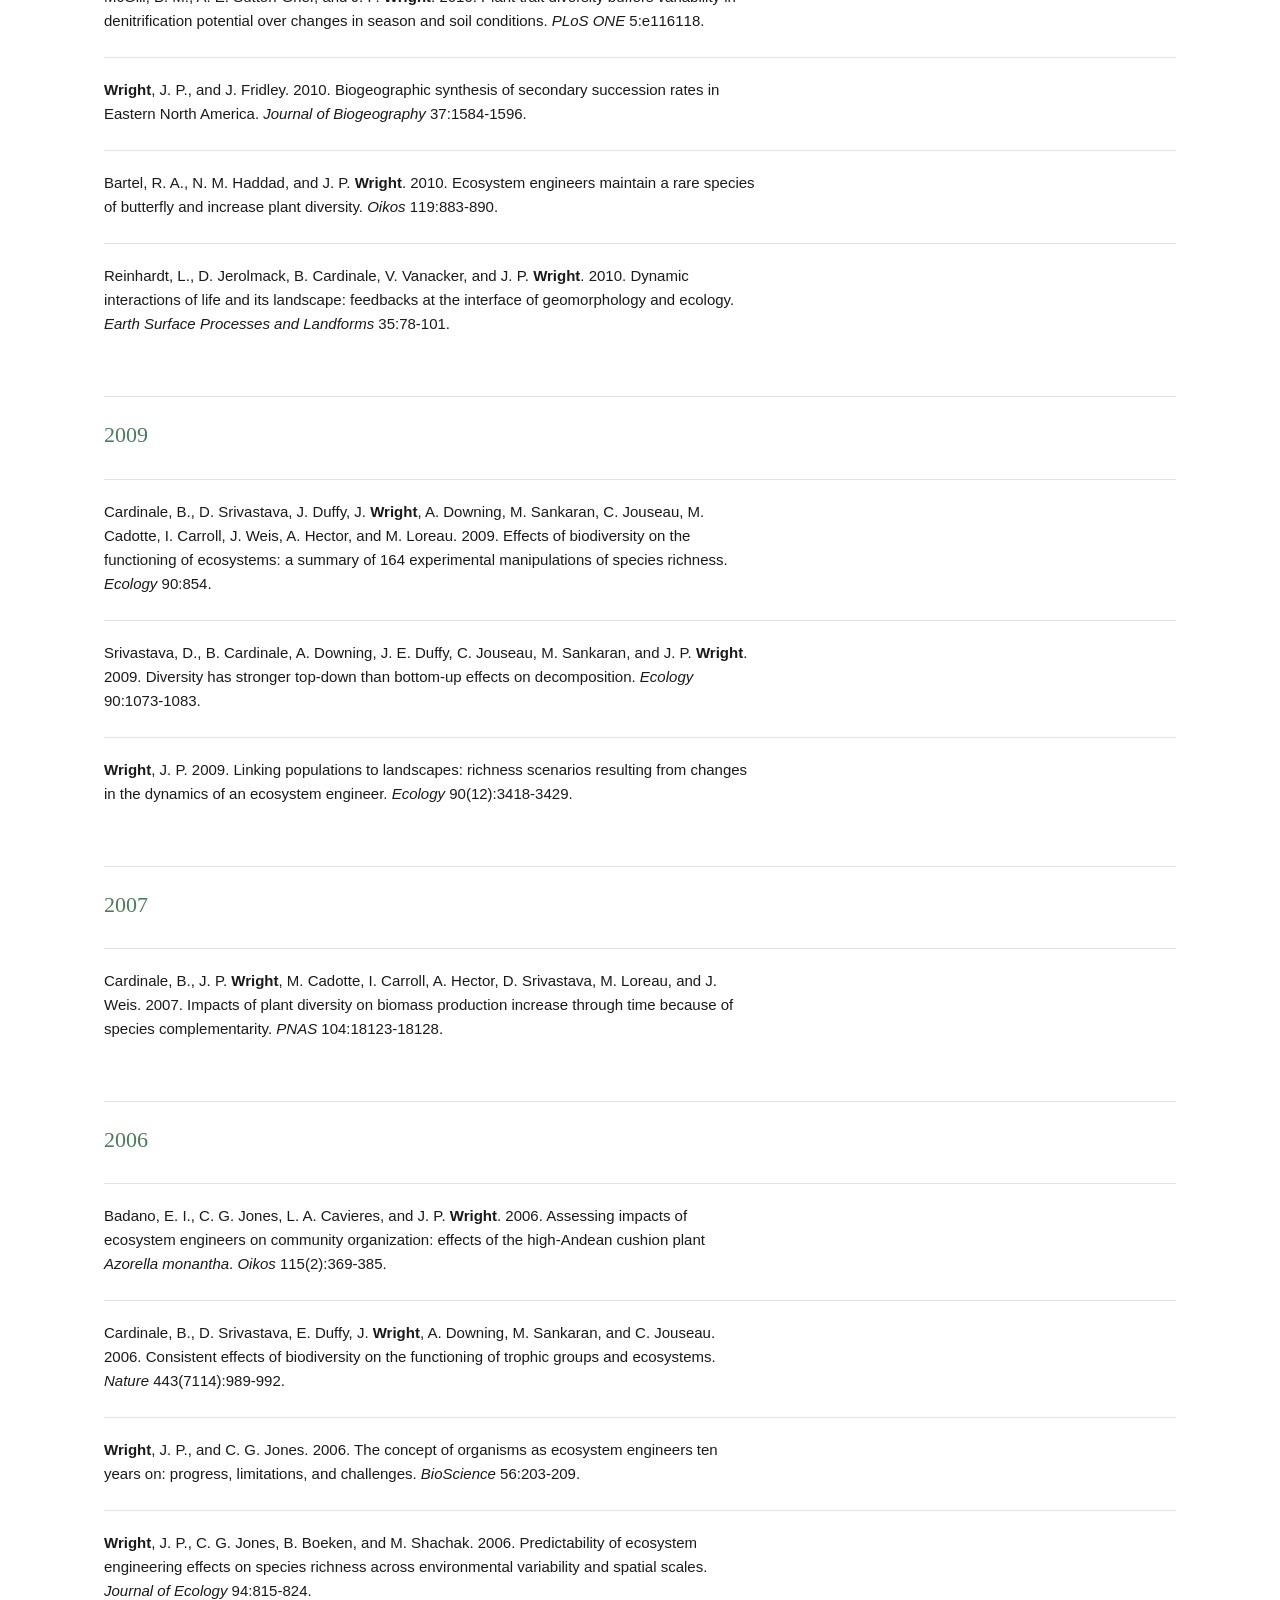
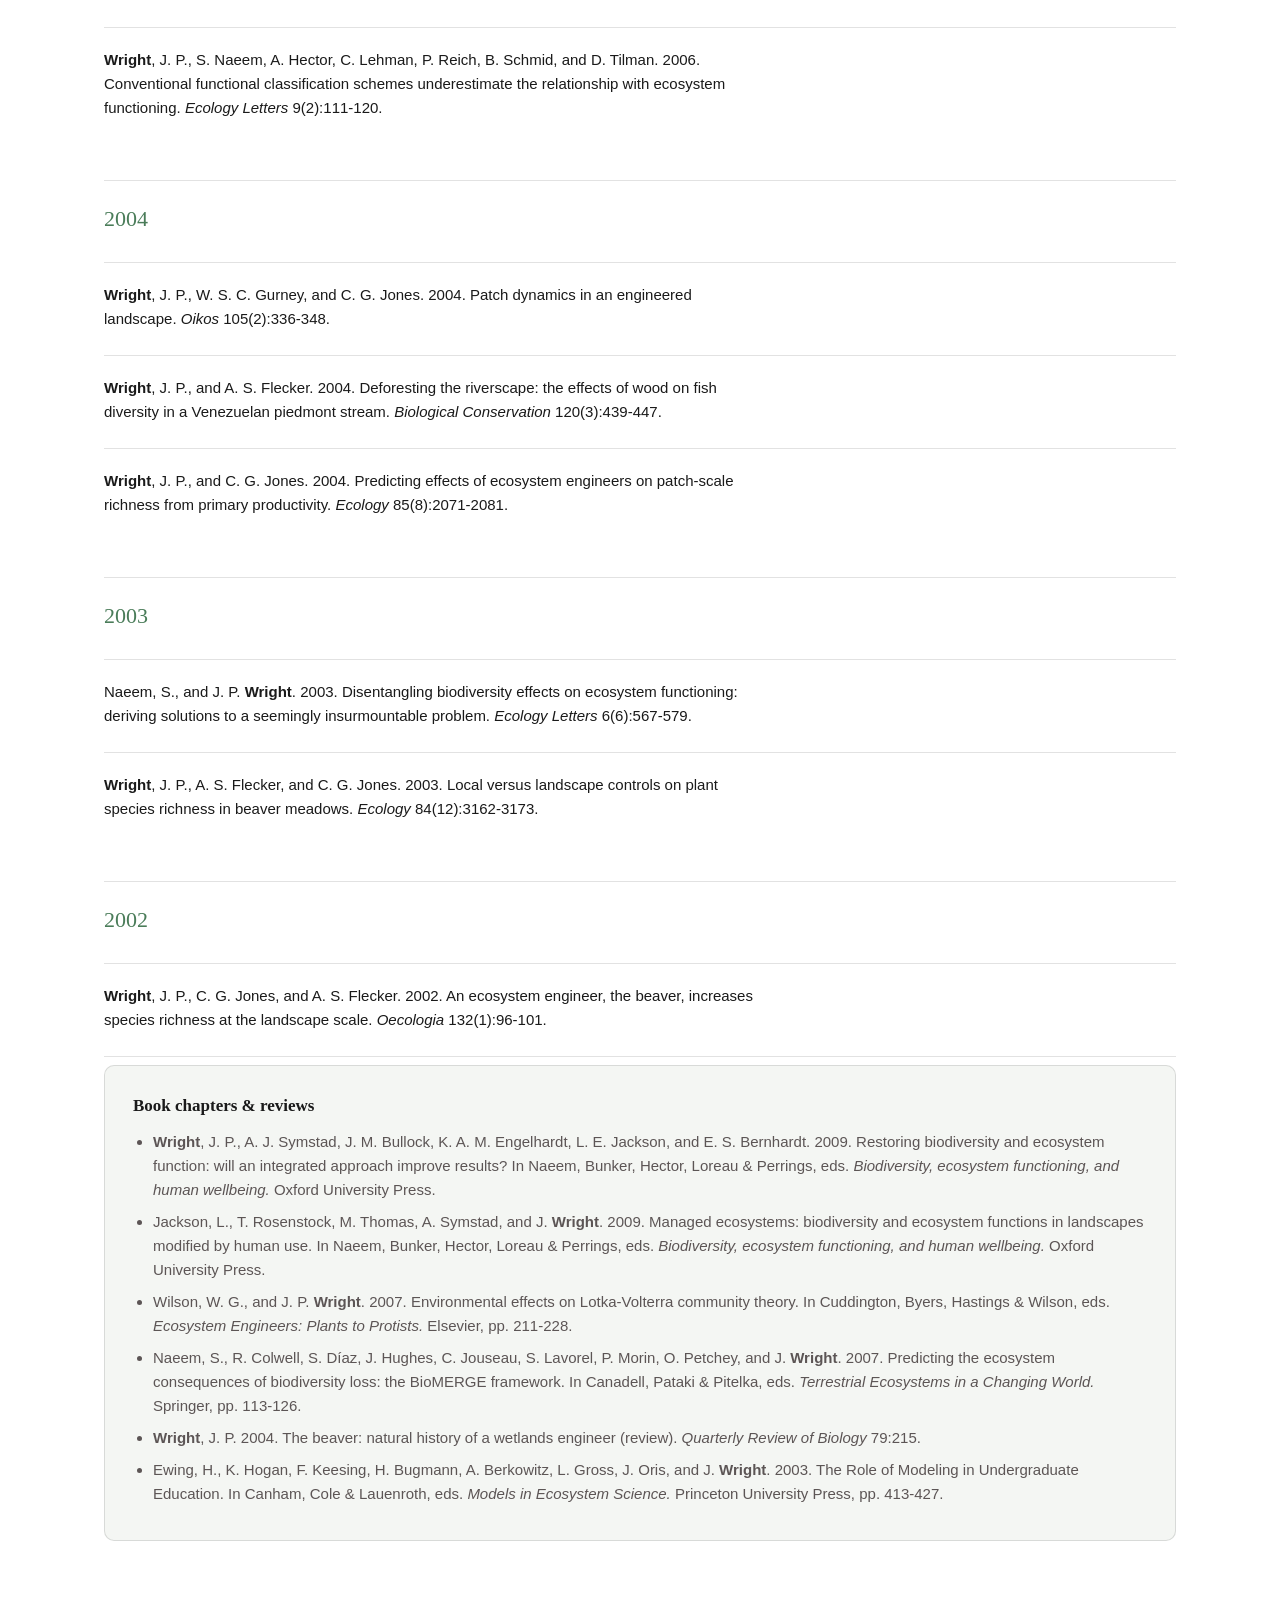
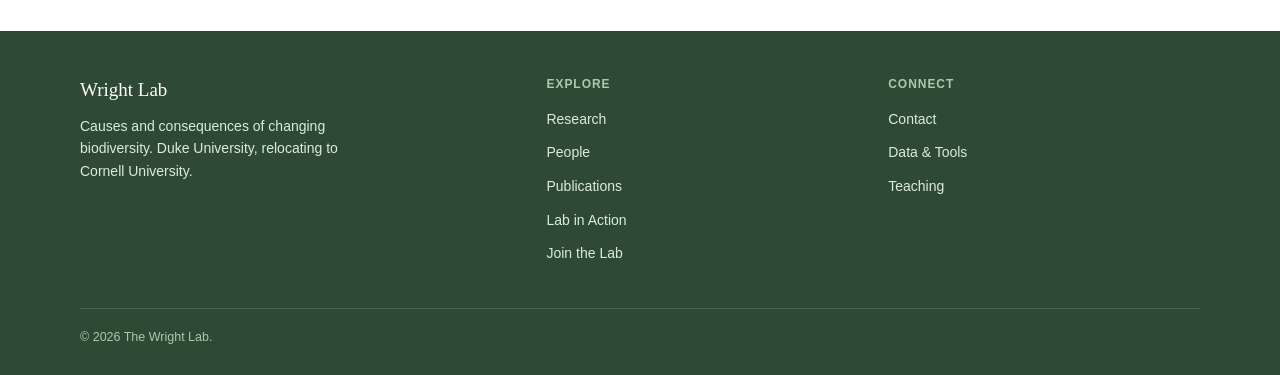
<file: publications.html>
<!DOCTYPE html>
<html lang="en">
<head>
<meta charset="UTF-8">
<meta name="viewport" content="width=device-width, initial-scale=1.0">
<title>Publications — The Wright Lab</title>
<link rel="icon" type="image/png" href="images/favicon.png">
<link rel="stylesheet" href="theme.css">
</head>
<body>


<div class="utility">
  Justin Wright is moving his lab from Duke University to Cornell University's Department of Ecology and Evolutionary Biology, effective January 1, 2027.
</div>

<header class="site">
  <div class="nav-wrap">
    <a class="brand" href="index.html">
      <div class="text">
        <div class="name">Wright Lab</div>
        <div class="sub">Biodiversity &amp; Ecosystem Function</div>
      </div>
    </a>
    <nav class="primary">
      <ul>
        <li><a href="research.html">Research</a></li>
        <li><a href="people.html">People</a></li>
        <li><a href="publications.html" class="current">Publications</a></li>
        <li><a href="teaching.html">Teaching</a></li>
        <li><a href="data-tools.html">Data &amp; Tools</a></li>
        <li><a href="photos.html">Lab in Action</a></li>
        <li><a href="join-the-lab.html">Join the Lab</a></li>
      </ul>
    </nav>
  </div>
</header>

<div class="page-head">
  <p class="kicker">Publications</p>
  <h1>Lab publications</h1>
  <p class="lede">Cited in the format used by the journal <em>Ecology</em>: full author list, year, sentence-case title, italicized journal, volume:pages. 2016–present author lists and volume/page data come from CrossRef (cross-checked against Justin's <a href="https://orcid.org/0000-0002-9102-5347" target="_blank" rel="noopener">ORCID record</a> for coverage); 2002–2015 is migrated from the previous site. <strong>Wright</strong> in bold marks Justin's authorship among long author lists. Reprint requests: <a href="mailto:jw67@duke.edu">jw67@duke.edu</a>.</p>
</div>

<section class="tight">

  <ul class="entry-list">


    <li class="year-head">2026</li>
    <li><p class="entry-citation">Ardón, M., P. Lazaro, R. E. Emanuel, J. A. Neville, S. M. Anderson, J. P. <strong>Wright</strong>, and E. S. Bernhardt. 2026. Surface Elevation Trends in Natural and Restored Coastal Forested Wetlands Reveal Vulnerability to Saltwater Intrusion and Sea Level Rise. <em>Estuaries and Coasts</em> 49(2):47.</p><p class="entry-meta"><a href="https://doi.org/10.1007/s12237-025-01665-3" target="_blank" rel="noopener">doi.org/10.1007/s12237-025-01665-3</a></p></li>
    <li><p class="entry-citation">Coughlin, A. O., A. L. Peralta, E. S. Bernhardt, R. P. Phillips, and J. P. <strong>Wright</strong>. 2026. Divergent plant and microbial community change in response to coastal salinization and sea level rise. <em>Ecosphere</em> 17(7):e70714.</p><p class="entry-meta"><a href="https://doi.org/10.1002/ecs2.70714" target="_blank" rel="noopener">doi.org/10.1002/ecs2.70714</a></p></li>
    <li><p class="entry-citation">Coughlin, A. O., and J. P. <strong>Wright</strong>. 2026. Microbial assemblages of coastal forested wetland soil promote growth of expanding shrub. <em>Plant and Soil</em> 524(2):1307-1325.</p><p class="entry-meta"><a href="https://doi.org/10.1007/s11104-026-08714-1" target="_blank" rel="noopener">doi.org/10.1007/s11104-026-08714-1</a></p></li>

    <li class="year-head">2025</li>
    <li><p class="entry-citation">Keller, A. B., E. T. Borer, C. R. Buyarski, E. E. Cleland, A. Gill, A. S. MacDougall, J. L. Moore, J. W. Morgan, R. L. McCulley, A. C. Risch, E. W. Seabloom, J. <strong>Wright</strong>, and S. E. Hobbie. 2025. Effects of elevated nutrient supply on litter decomposition are robust to impacts of mammalian herbivores across diverse grasslands. <em>Oecologia</em> 207(10):157.</p><p class="entry-meta"><a href="https://doi.org/10.1007/s00442-025-05791-4" target="_blank" rel="noopener">doi.org/10.1007/s00442-025-05791-4</a></p></li>
    <li><p class="entry-citation">Simha, A., A. Coughlin, S. M. Anderson, D. DeLaMater, E. Thayer, R. J. Wong, and J. P. <strong>Wright</strong>. 2025. Form, physiology, and fire response explain key dimensions of litter flammability in fire‐adapted longleaf pine savanna. <em>New Phytologist</em> 247(5):2063-2073.</p><p class="entry-meta"><a href="https://doi.org/10.1111/nph.70351" target="_blank" rel="noopener">doi.org/10.1111/nph.70351</a></p></li>
    <li><p class="entry-citation">Simha, A., and J. P. <strong>Wright</strong>. 2025. Short‐term prescribed fire frequency manipulation alters community response to subsequent fires in a southeastern pine savanna. <em>Journal of Ecology</em> 113(3):701-712.</p><p class="entry-meta"><a href="https://doi.org/10.1111/1365-2745.14492" target="_blank" rel="noopener">doi.org/10.1111/1365-2745.14492</a></p></li>

    <li class="year-head">2023</li>
    <li><p class="entry-citation">Ury, E. A., M. Ardón, J. P. <strong>Wright</strong>, and E. S. Bernhardt. 2023. Restored forested wetland surprisingly resistant to experimental salinization. <em>PLOS ONE</em> 18(12):e0296128.</p><p class="entry-meta"><a href="https://doi.org/10.1371/journal.pone.0296128" target="_blank" rel="noopener">doi.org/10.1371/journal.pone.0296128</a></p></li>

    <li class="year-head">2022</li>
    <li><p class="entry-citation">Anderson, S. M., E. A. Ury, P. J. Taillie, E. A. Ungberg, C. E. Moorman, B. Poulter, M. Ardón, E. S. Bernhardt, and J. P. <strong>Wright</strong>. 2022. Salinity thresholds for understory plants in coastal wetlands. <em>Plant Ecology</em> 223(3):323-337.</p><p class="entry-meta"><a href="https://doi.org/10.1007/s11258-021-01209-2" target="_blank" rel="noopener">doi.org/10.1007/s11258-021-01209-2</a></p></li>
    <li><p class="entry-citation">Ury, E. A., J. P. <strong>Wright</strong>, M. Ardón, and E. S. Bernhardt. 2022. Saltwater intrusion in context: soil factors regulate impacts of salinity on soil carbon cycling. <em>Biogeochemistry</em> 157(2):215-226.</p><p class="entry-meta"><a href="https://doi.org/10.1007/s10533-021-00869-6" target="_blank" rel="noopener">doi.org/10.1007/s10533-021-00869-6</a></p></li>

    <li class="year-head">2021</li>
    <li><p class="entry-citation">Mitchell, R. M., G. M. Ames, and J. P. <strong>Wright</strong>. 2021. Intraspecific trait variability shapes leaf trait response to altered fire regimes. <em>Annals of Botany</em> 127(4):543-552.</p><p class="entry-meta"><a href="https://doi.org/10.1093/aob/mcaa179" target="_blank" rel="noopener">doi.org/10.1093/aob/mcaa179</a></p></li>
    <li><p class="entry-citation">Ury, E. A., X. Yang, J. P. <strong>Wright</strong>, and E. S. Bernhardt. 2021. Rapid deforestation of a coastal landscape driven by sea‐level rise and extreme events. <em>Ecological Applications</em> 31(5):e02339.</p><p class="entry-meta"><a href="https://doi.org/10.1002/eap.2339" target="_blank" rel="noopener">doi.org/10.1002/eap.2339</a></p></li>
    <li><p class="entry-citation"><strong>Wright</strong>, J., D. DeLaMater, A. Simha, E. Ury, and C. Ficken. 2021. Changes in Prescribed Fire Frequency Alter Ecosystem Carbon Dynamics. <em>Ecosystems</em> 24(3):640-651.</p><p class="entry-meta"><a href="https://doi.org/10.1007/s10021-020-00540-5" target="_blank" rel="noopener">doi.org/10.1007/s10021-020-00540-5</a></p></li>

    <li class="year-head">2020</li>
    <li><p class="entry-citation">Ames, G. M., W. A. Wall, M. G. Hohmann, and J. P. <strong>Wright</strong>. 2020. Functional trait similarity predicts survival in rare plant reintroductions. <em>Ecological Applications</em> 30(4):e02087.</p><p class="entry-meta"><a href="https://doi.org/10.1002/eap.2087" target="_blank" rel="noopener">doi.org/10.1002/eap.2087</a></p></li>
    <li><p class="entry-citation">Koltz, A. M., and J. P. <strong>Wright</strong>. 2020. Impacts of female body size on cannibalism and juvenile abundance in a dominant arctic spider. <em>Journal of Animal Ecology</em> 89(8):1788-1798.</p><p class="entry-meta"><a href="https://doi.org/10.1111/1365-2656.13230" target="_blank" rel="noopener">doi.org/10.1111/1365-2656.13230</a></p></li>
    <li><p class="entry-citation">Rocca, J. D., M. Simonin, E. S. Bernhardt, A. D. Washburne, and J. P. <strong>Wright</strong>. 2020. Rare microbial taxa emerge when communities collide: freshwater and marine microbiome responses to experimental mixing. <em>Ecology</em> 101(3):e02956.</p><p class="entry-meta"><a href="https://doi.org/10.1002/ecy.2956" target="_blank" rel="noopener">doi.org/10.1002/ecy.2956</a></p></li>

    <li class="year-head">2019</li>
    <li><p class="entry-citation">Craig, M. E., N. Lovko, S. L. Flory, J. P. <strong>Wright</strong>, and R. P. Phillips. 2019. Impacts of an invasive grass on soil organic matter pools vary across a tree-mycorrhizal gradient. <em>Biogeochemistry</em> 144(2):149-164.</p><p class="entry-meta"><a href="https://doi.org/10.1007/s10533-019-00577-2" target="_blank" rel="noopener">doi.org/10.1007/s10533-019-00577-2</a></p></li>
    <li><p class="entry-citation">Ficken, C. D., and J. P. <strong>Wright</strong>. 2019. Nitrogen uptake and biomass resprouting show contrasting relationships with resource acquisitive and conservative plant traits. <em>Journal of Vegetation Science</em> 30(1):65-74.</p><p class="entry-meta"><a href="https://doi.org/10.1111/jvs.12705" target="_blank" rel="noopener">doi.org/10.1111/jvs.12705</a></p></li>
    <li><p class="entry-citation">Ury, E. A., S. M. Anderson, R. K. Peet, E. S. Bernhardt, and J. P. <strong>Wright</strong>. 2019. Succession, regression and loss: does evidence of saltwater exposure explain recent changes in the tree communities of North Carolina’s Coastal Plain? <em>Annals of Botany</em>.</p><p class="entry-meta"><a href="https://doi.org/10.1093/aob/mcz039" target="_blank" rel="noopener">doi.org/10.1093/aob/mcz039</a></p></li>

    <li class="year-head">2018</li>
    <li><p class="entry-citation">Bhattachan, A., R. E. Emanuel, M. Ardón, E. S. Bernhardt, S. M. Anderson, M. G. Stillwagon, E. A. Ury, T. K. BenDor, and J. P. <strong>Wright</strong>. 2018. Evaluating the effects of land-use change and future climate change on vulnerability of coastal landscapes to saltwater intrusion. <em>Elementa: Science of the Anthropocene</em> 6:62.</p><p class="entry-meta"><a href="https://doi.org/10.1525/elementa.316" target="_blank" rel="noopener">doi.org/10.1525/elementa.316</a></p></li>
    <li><p class="entry-citation">Fridley, J. D., and J. P. <strong>Wright</strong>. 2018. Temperature accelerates the rate fields become forests. <em>Proceedings of the National Academy of Sciences</em> 115(18):4702-4706.</p><p class="entry-meta"><a href="https://doi.org/10.1073/pnas.1716665115" target="_blank" rel="noopener">doi.org/10.1073/pnas.1716665115</a></p></li>
    <li><p class="entry-citation">Hassett, B. A., E. B. Sudduth, K. A. Somers, D. L. Urban, C. R. Violin, S. Y. Wang, J. P. <strong>Wright</strong>, R. M. Cory, and E. S. Bernhardt. 2018. Pulling apart the urbanization axis: patterns of physiochemical degradation and biological response across stream ecosystems. <em>Freshwater Science</em> 37(3):653-672.</p><p class="entry-meta"><a href="https://doi.org/10.1086/699387" target="_blank" rel="noopener">doi.org/10.1086/699387</a></p></li>
    <li><p class="entry-citation">Koltz, A. M., A. T. Classen, and J. P. <strong>Wright</strong>. 2018. Warming reverses top-down effects of predators on belowground ecosystem function in Arctic tundra. <em>Proceedings of the National Academy of Sciences</em> 115(32).</p><p class="entry-meta"><a href="https://doi.org/10.1073/pnas.1808754115" target="_blank" rel="noopener">doi.org/10.1073/pnas.1808754115</a></p></li>
    <li><p class="entry-citation">Lee, M. R., S. L. Flory, R. P. Phillips, and J. P. <strong>Wright</strong>. 2018. Site conditions are more important than abundance for explaining plant invasion impacts on soil nitrogen cycling. <em>Ecosphere</em> 9(10):e02454.</p><p class="entry-meta"><a href="https://doi.org/10.1002/ecs2.2454" target="_blank" rel="noopener">doi.org/10.1002/ecs2.2454</a></p></li>
    <li><p class="entry-citation">Mitchell, R. M., J. P. <strong>Wright</strong>, and G. M. Ames. 2018. Species’ traits do not converge on optimum values in preferred habitats. <em>Oecologia</em> 186(3):719-729.</p><p class="entry-meta"><a href="https://doi.org/10.1007/s00442-017-4041-y" target="_blank" rel="noopener">doi.org/10.1007/s00442-017-4041-y</a></p></li>
    <li><p class="entry-citation">Reese, A. T., K. Lulow, L. A. David, and J. P. <strong>Wright</strong>. 2018. Plant community and soil conditions individually affect soil microbial community assembly in experimental mesocosms. <em>Ecology and Evolution</em> 8(2):1196-1205.</p><p class="entry-meta"><a href="https://doi.org/10.1002/ece3.3734" target="_blank" rel="noopener">doi.org/10.1002/ece3.3734</a></p></li>

    <li class="year-head">2017</li>
    <li><p class="entry-citation">Ames, G. M., S. M. Anderson, E. A. Ungberg, and J. P. <strong>Wright</strong>. 2017. Functional traits of the understory plant community of a pyrogenic longleaf pine forest across environmental gradients. <em>Ecology</em> 98(8):2225-2225.</p><p class="entry-meta"><a href="https://doi.org/10.1002/ecy.1886" target="_blank" rel="noopener">doi.org/10.1002/ecy.1886</a></p></li>
    <li><p class="entry-citation">Ames, G. M., W. A. Wall, M. G. Hohmann, and J. P. <strong>Wright</strong>. 2017. Trait space of rare plants in a fire‐dependent ecosystem. <em>Conservation Biology</em> 31(4):903-911.</p><p class="entry-meta"><a href="https://doi.org/10.1111/cobi.12867" target="_blank" rel="noopener">doi.org/10.1111/cobi.12867</a></p></li>
    <li><p class="entry-citation">Ficken, C. D., and J. P. <strong>Wright</strong>. 2017. Effects of fire frequency on litter decomposition as mediated by changes to litter chemistry and soil environmental conditions. <em>PLOS ONE</em> 12(10):e0186292.</p><p class="entry-meta"><a href="https://doi.org/10.1371/journal.pone.0186292" target="_blank" rel="noopener">doi.org/10.1371/journal.pone.0186292</a></p></li>
    <li><p class="entry-citation">Funk, J. L., J. E. Larson, G. M. Ames, B. J. Butterfield, J. Cavender‐Bares, J. Firn, D. C. Laughlin, A. E. Sutton‐Grier, L. Williams, and J. <strong>Wright</strong>. 2017. Revisiting the Holy Grail: using plant functional traits to understand ecological processes. <em>Biological Reviews</em> 92(2):1156-1173.</p><p class="entry-meta"><a href="https://doi.org/10.1111/brv.12275" target="_blank" rel="noopener">doi.org/10.1111/brv.12275</a></p></li>
    <li><p class="entry-citation">Lee, M. R., E. S. Bernhardt, P. M. van Bodegom, J. H. C. Cornelissen, J. Kattge, D. C. Laughlin, Ü. Niinemets, J. Peñuelas, P. B. Reich, B. Yguel, and J. P. <strong>Wright</strong>. 2017. Invasive species’ leaf traits and dissimilarity from natives shape their impact on nitrogen cycling: a meta‐analysis. <em>New Phytologist</em> 213(1):128-139.</p><p class="entry-meta"><a href="https://doi.org/10.1111/nph.14115" target="_blank" rel="noopener">doi.org/10.1111/nph.14115</a></p></li>
    <li><p class="entry-citation">Lind, E. M., K. J. La Pierre, E. W. Seabloom, J. Alberti, O. Iribarne, J. Firn, D. S. Gruner, A. D. Kay, J. Pascal, J. P. <strong>Wright</strong>, L. Yang, and E. T. Borer. 2017. Increased grassland arthropod production with mammalian herbivory and eutrophication: a test of mediation pathways. <em>Ecology</em> 98(12):3022-3033.</p><p class="entry-meta"><a href="https://doi.org/10.1002/ecy.2029" target="_blank" rel="noopener">doi.org/10.1002/ecy.2029</a></p></li>
    <li><p class="entry-citation">Mitchell, R. M., J. P. <strong>Wright</strong>, and G. M. Ames. 2017. Intraspecific variability improves environmental matching, but does not increase ecological breadth along a wet‐to‐dry ecotone. <em>Oikos</em> 126(7):988-995.</p><p class="entry-meta"><a href="https://doi.org/10.1111/oik.04001" target="_blank" rel="noopener">doi.org/10.1111/oik.04001</a></p></li>
    <li><p class="entry-citation">Strayer, D. L., C. M. D'Antonio, F. Essl, M. S. Fowler, J. Geist, S. Hilt, I. Jarić, K. Jöhnk, C. G. Jones, X. Lambin, A. W. Latzka, J. Pergl, P. Pyšek, P. Robertson, M. von Schmalensee, R. A. Stefansson, J. <strong>Wright</strong>, and J. M. Jeschke. 2017. Boom‐bust dynamics in biological invasions: towards an improved application of the concept. <em>Ecology Letters</em> 20(10):1337-1350.</p><p class="entry-meta"><a href="https://doi.org/10.1111/ele.12822" target="_blank" rel="noopener">doi.org/10.1111/ele.12822</a></p></li>

    <li class="year-head">2016</li>
    <li><p class="entry-citation">Heckman, R. W., J. P. <strong>Wright</strong>, and C. E. Mitchell. 2016. Joint effects of nutrient addition and enemy exclusion on exotic plant success. <em>Ecology</em> 97(12):3337-3345.</p><p class="entry-meta"><a href="https://doi.org/10.1002/ecy.1585" target="_blank" rel="noopener">doi.org/10.1002/ecy.1585</a></p></li>
    <li><p class="entry-citation">Heinze, J., M. Sitte, A. Schindhelm, J. <strong>Wright</strong>, and J. Joshi. 2016. Plant-soil feedbacks: a comparative study on the relative importance of soil feedbacks in the greenhouse versus the field. <em>Oecologia</em> 181(2):559-569.</p><p class="entry-meta"><a href="https://doi.org/10.1007/s00442-016-3591-8" target="_blank" rel="noopener">doi.org/10.1007/s00442-016-3591-8</a></p></li>
    <li><p class="entry-citation"><strong>Wright</strong>, J. P., G. M. Ames, and R. M. Mitchell. 2016. The more things change, the more they stay the same? When is trait variability important for stability of ecosystem function in a changing environment. <em>Philosophical Transactions of the Royal Society B: Biological Sciences</em> 371(1694):20150272.</p><p class="entry-meta"><a href="https://doi.org/10.1098/rstb.2015.0272" target="_blank" rel="noopener">doi.org/10.1098/rstb.2015.0272</a></p></li>

    <li class="year-head">2015</li>
    <li><p class="entry-citation">Ames, G. M., and J. P. <strong>Wright</strong>. 2015. Multiple environmental drivers structure plant traits at the community level in a pyrogenic ecosystem. <em>Functional Ecology</em> 29(7):933-943.</p></li>
    <li><p class="entry-citation">Seabloom, E. W., E. T. Borer, Y. M. Buckley, E. E. Cleland, K. F. Davies, J. Firn, et al., and J. P. <strong>Wright</strong>. 2015. Plant species' origin predicts dominance and response to nutrient enrichment and herbivores in global grasslands. <em>Nature Communications</em> 6:7710.</p></li>
    <li><p class="entry-citation">Ames, G. M., D. L. Vineyard, S. M. Anderson, and J. P. <strong>Wright</strong>. 2015. Annual growth in longleaf (<em>Pinus palustris</em>) and pond pine (<em>P. serotina</em>) in the Sandhills of North Carolina is driven by interactions between fire and climate. <em>Forest Ecology and Management</em> 340:1-8.</p></li>
    <li><p class="entry-citation">Borer, E. T., E. W. Seabloom, D. S. Gruner, W. S. Harpole, H. Hillebrand, et al., J. P. <strong>Wright</strong>, and L. H. Yang. 2015. Herbivores and nutrients control grassland plant diversity via light limitation. <em>Nature</em> 508:517-520.</p></li>

    <li class="year-head">2014</li>
    <li><p class="entry-citation">Wang, S., E. S. Bernhardt, and J. P. <strong>Wright</strong>. 2014. Microbial diversity is linked to higher functional resistance. <em>Hydrobiologia</em> 726:13-23.</p></li>
    <li><p class="entry-citation">Seabloom, E. W., E. T. Borer, Y. M. Buckley, E. E. Cleland, K. F. Davies, et al., J. <strong>Wright</strong>, and L. H. Yang. 2014. Predicting invasion in grassland ecosystems: is exotic dominance the real embarrassment of richness? <em>Global Change Biology</em> 19:3677-3687.</p></li>

    <li class="year-head">2013</li>
    <li><p class="entry-citation">Coleman, B. P., C. Arnaout, S. Anciaux, C. Gunsch, M. F. Hochella Jr., B. Kim, G. V. Lowry, B. McGill, B. Reinsch, C. J. Richardson, J. Unrine, J. P. <strong>Wright</strong>, L. Yin, and E. S. Bernhardt. 2013. Low concentrations of silver nanoparticles in biosolids cause adverse ecosystem responses under realistic field scenario. <em>PLoS One</em> 8:e57189.</p></li>
    <li><p class="entry-citation">Sutton-Grier, A. E., J. P. <strong>Wright</strong>, and C. J. Richardson. 2013. Different plant traits affect two pathways of riparian nitrogen removal in a restored freshwater wetland. <em>Plant and Soil</em> 365(1-2):41-57.</p><p class="entry-meta"><a href="https://doi.org/10.1007/s11104-011-1113-3" target="_blank" rel="noopener">doi.org/10.1007/s11104-011-1113-3</a></p></li>

    <li class="year-head">2012</li>
    <li><p class="entry-citation"><strong>Wright</strong>, J. P., and A. Sutton-Grier. 2012. Does the leaf economic spectrum hold within local species pools across varying environmental conditions? <em>Functional Ecology</em> 26:1390-1398.</p></li>
    <li><p class="entry-citation">Yin, L., E. S. Bernhardt, B. Colman, B. McGill, and J. P. <strong>Wright</strong>. 2012. Effects of silver nanoparticle exposure on germination and early growth of eleven wetland plants. <em>PLoS One</em> 7:e47674.</p></li>
    <li><p class="entry-citation">Fridley, J. D., and J. P. <strong>Wright</strong>. 2012. Climatic versus edaphic drivers of secondary succession rates across temperate latitudes of the Eastern U.S. <em>Oecologia</em> 168:1069-1077.</p></li>

    <li class="year-head">2011</li>
    <li><p class="entry-citation">Adler, P. B., E. W. Seabloom, E. T. Borer, H. Hillebrand, Y. Hautier, et al., and J. P. <strong>Wright</strong>. 2011. Productivity is a poor predictor of plant species richness. <em>Science</em> 333:1750-1754.</p></li>
    <li><p class="entry-citation">Wang, S., E. B. Sudduth, M. D. Wallenstein, J. P. <strong>Wright</strong>, and E. S. Bernhardt. 2011. Watershed urbanization alters the composition and function of stream bacterial communities. <em>PLoS ONE</em> 6(8):e22972.</p></li>
    <li><p class="entry-citation">Sutton-Grier, A. E., J. P. <strong>Wright</strong>, B. M. McGill, and C. Richardson. 2011. Environmental conditions influence the plant functional diversity effect on potential denitrification. <em>PLoS ONE</em> 6(2):e16584.</p></li>
    <li><p class="entry-citation">Warren, R. J., J. P. <strong>Wright</strong>, and M. A. Bradford. 2011. The putative niche requirements and landscape dynamics of <em>Microstegium vimineum</em>: an invasive Asian grass. <em>Biological Invasions</em> 13:471-483.</p></li>

    <li class="year-head">2010</li>
    <li><p class="entry-citation">McGill, B. M., A. E. Sutton-Grier, and J. P. <strong>Wright</strong>. 2010. Plant trait diversity buffers variability in denitrification potential over changes in season and soil conditions. <em>PLoS ONE</em> 5:e116118.</p></li>
    <li><p class="entry-citation"><strong>Wright</strong>, J. P., and J. Fridley. 2010. Biogeographic synthesis of secondary succession rates in Eastern North America. <em>Journal of Biogeography</em> 37:1584-1596.</p></li>
    <li><p class="entry-citation">Bartel, R. A., N. M. Haddad, and J. P. <strong>Wright</strong>. 2010. Ecosystem engineers maintain a rare species of butterfly and increase plant diversity. <em>Oikos</em> 119:883-890.</p></li>
    <li><p class="entry-citation">Reinhardt, L., D. Jerolmack, B. Cardinale, V. Vanacker, and J. P. <strong>Wright</strong>. 2010. Dynamic interactions of life and its landscape: feedbacks at the interface of geomorphology and ecology. <em>Earth Surface Processes and Landforms</em> 35:78-101.</p></li>

    <li class="year-head">2009</li>
    <li><p class="entry-citation">Cardinale, B., D. Srivastava, J. Duffy, J. <strong>Wright</strong>, A. Downing, M. Sankaran, C. Jouseau, M. Cadotte, I. Carroll, J. Weis, A. Hector, and M. Loreau. 2009. Effects of biodiversity on the functioning of ecosystems: a summary of 164 experimental manipulations of species richness. <em>Ecology</em> 90:854.</p></li>
    <li><p class="entry-citation">Srivastava, D., B. Cardinale, A. Downing, J. E. Duffy, C. Jouseau, M. Sankaran, and J. P. <strong>Wright</strong>. 2009. Diversity has stronger top-down than bottom-up effects on decomposition. <em>Ecology</em> 90:1073-1083.</p></li>
    <li><p class="entry-citation"><strong>Wright</strong>, J. P. 2009. Linking populations to landscapes: richness scenarios resulting from changes in the dynamics of an ecosystem engineer. <em>Ecology</em> 90(12):3418-3429.</p></li>

    <li class="year-head">2007</li>
    <li><p class="entry-citation">Cardinale, B., J. P. <strong>Wright</strong>, M. Cadotte, I. Carroll, A. Hector, D. Srivastava, M. Loreau, and J. Weis. 2007. Impacts of plant diversity on biomass production increase through time because of species complementarity. <em>PNAS</em> 104:18123-18128.</p></li>

    <li class="year-head">2006</li>
    <li><p class="entry-citation">Badano, E. I., C. G. Jones, L. A. Cavieres, and J. P. <strong>Wright</strong>. 2006. Assessing impacts of ecosystem engineers on community organization: effects of the high-Andean cushion plant <em>Azorella monantha</em>. <em>Oikos</em> 115(2):369-385.</p></li>
    <li><p class="entry-citation">Cardinale, B., D. Srivastava, E. Duffy, J. <strong>Wright</strong>, A. Downing, M. Sankaran, and C. Jouseau. 2006. Consistent effects of biodiversity on the functioning of trophic groups and ecosystems. <em>Nature</em> 443(7114):989-992.</p></li>
    <li><p class="entry-citation"><strong>Wright</strong>, J. P., and C. G. Jones. 2006. The concept of organisms as ecosystem engineers ten years on: progress, limitations, and challenges. <em>BioScience</em> 56:203-209.</p></li>
    <li><p class="entry-citation"><strong>Wright</strong>, J. P., C. G. Jones, B. Boeken, and M. Shachak. 2006. Predictability of ecosystem engineering effects on species richness across environmental variability and spatial scales. <em>Journal of Ecology</em> 94:815-824.</p></li>
    <li><p class="entry-citation"><strong>Wright</strong>, J. P., S. Naeem, A. Hector, C. Lehman, P. Reich, B. Schmid, and D. Tilman. 2006. Conventional functional classification schemes underestimate the relationship with ecosystem functioning. <em>Ecology Letters</em> 9(2):111-120.</p></li>

    <li class="year-head">2004</li>
    <li><p class="entry-citation"><strong>Wright</strong>, J. P., W. S. C. Gurney, and C. G. Jones. 2004. Patch dynamics in an engineered landscape. <em>Oikos</em> 105(2):336-348.</p></li>
    <li><p class="entry-citation"><strong>Wright</strong>, J. P., and A. S. Flecker. 2004. Deforesting the riverscape: the effects of wood on fish diversity in a Venezuelan piedmont stream. <em>Biological Conservation</em> 120(3):439-447.</p></li>
    <li><p class="entry-citation"><strong>Wright</strong>, J. P., and C. G. Jones. 2004. Predicting effects of ecosystem engineers on patch-scale richness from primary productivity. <em>Ecology</em> 85(8):2071-2081.</p></li>

    <li class="year-head">2003</li>
    <li><p class="entry-citation">Naeem, S., and J. P. <strong>Wright</strong>. 2003. Disentangling biodiversity effects on ecosystem functioning: deriving solutions to a seemingly insurmountable problem. <em>Ecology Letters</em> 6(6):567-579.</p></li>
    <li><p class="entry-citation"><strong>Wright</strong>, J. P., A. S. Flecker, and C. G. Jones. 2003. Local versus landscape controls on plant species richness in beaver meadows. <em>Ecology</em> 84(12):3162-3173.</p></li>

    <li class="year-head">2002</li>
    <li><p class="entry-citation"><strong>Wright</strong>, J. P., C. G. Jones, and A. S. Flecker. 2002. An ecosystem engineer, the beaver, increases species richness at the landscape scale. <em>Oecologia</em> 132(1):96-101.</p></li>

  </ul>

  <div class="pull-box" style="margin-top:8px;">
    <h4>Book chapters &amp; reviews</h4>
    <ul style="margin:0; padding-left:20px;">
      <li><strong>Wright</strong>, J. P., A. J. Symstad, J. M. Bullock, K. A. M. Engelhardt, L. E. Jackson, and E. S. Bernhardt. 2009. Restoring biodiversity and ecosystem function: will an integrated approach improve results? In Naeem, Bunker, Hector, Loreau &amp; Perrings, eds. <em>Biodiversity, ecosystem functioning, and human wellbeing.</em> Oxford University Press.</li>
      <li>Jackson, L., T. Rosenstock, M. Thomas, A. Symstad, and J. <strong>Wright</strong>. 2009. Managed ecosystems: biodiversity and ecosystem functions in landscapes modified by human use. In Naeem, Bunker, Hector, Loreau &amp; Perrings, eds. <em>Biodiversity, ecosystem functioning, and human wellbeing.</em> Oxford University Press.</li>
      <li>Wilson, W. G., and J. P. <strong>Wright</strong>. 2007. Environmental effects on Lotka-Volterra community theory. In Cuddington, Byers, Hastings &amp; Wilson, eds. <em>Ecosystem Engineers: Plants to Protists.</em> Elsevier, pp. 211-228.</li>
      <li>Naeem, S., R. Colwell, S. Díaz, J. Hughes, C. Jouseau, S. Lavorel, P. Morin, O. Petchey, and J. <strong>Wright</strong>. 2007. Predicting the ecosystem consequences of biodiversity loss: the BioMERGE framework. In Canadell, Pataki &amp; Pitelka, eds. <em>Terrestrial Ecosystems in a Changing World.</em> Springer, pp. 113-126.</li>
      <li><strong>Wright</strong>, J. P. 2004. The beaver: natural history of a wetlands engineer (review). <em>Quarterly Review of Biology</em> 79:215.</li>
      <li>Ewing, H., K. Hogan, F. Keesing, H. Bugmann, A. Berkowitz, L. Gross, J. Oris, and J. <strong>Wright</strong>. 2003. The Role of Modeling in Undergraduate Education. In Canham, Cole &amp; Lauenroth, eds. <em>Models in Ecosystem Science.</em> Princeton University Press, pp. 413-427.</li>
    </ul>
  </div>

</section>

<footer>
  <div class="foot-inner">
    <div>
      <div class="name" style="font-family:var(--serif); font-size:19px; color:#fff;">Wright Lab</div>
      <p style="margin-top:10px; max-width:38ch; color:#dcebe0;">Causes and consequences of changing biodiversity. Duke University, relocating to Cornell University.</p>
    </div>
    <div>
      <h5>Explore</h5>
      <ul>
        <li><a href="research.html">Research</a></li>
        <li><a href="people.html">People</a></li>
        <li><a href="publications.html">Publications</a></li>
        <li><a href="photos.html">Lab in Action</a></li>
        <li><a href="join-the-lab.html">Join the Lab</a></li>
      </ul>
    </div>
    <div>
      <h5>Connect</h5>
      <ul>
        <li><a href="mailto:jw67@duke.edu">Contact</a></li>
        <li><a href="data-tools.html">Data &amp; Tools</a></li>
        <li><a href="teaching.html">Teaching</a></li>
      </ul>
    </div>
  </div>
  <div class="foot-bottom">&copy; 2026 The Wright Lab.</div>
</footer>

</body>
</html>
</file>
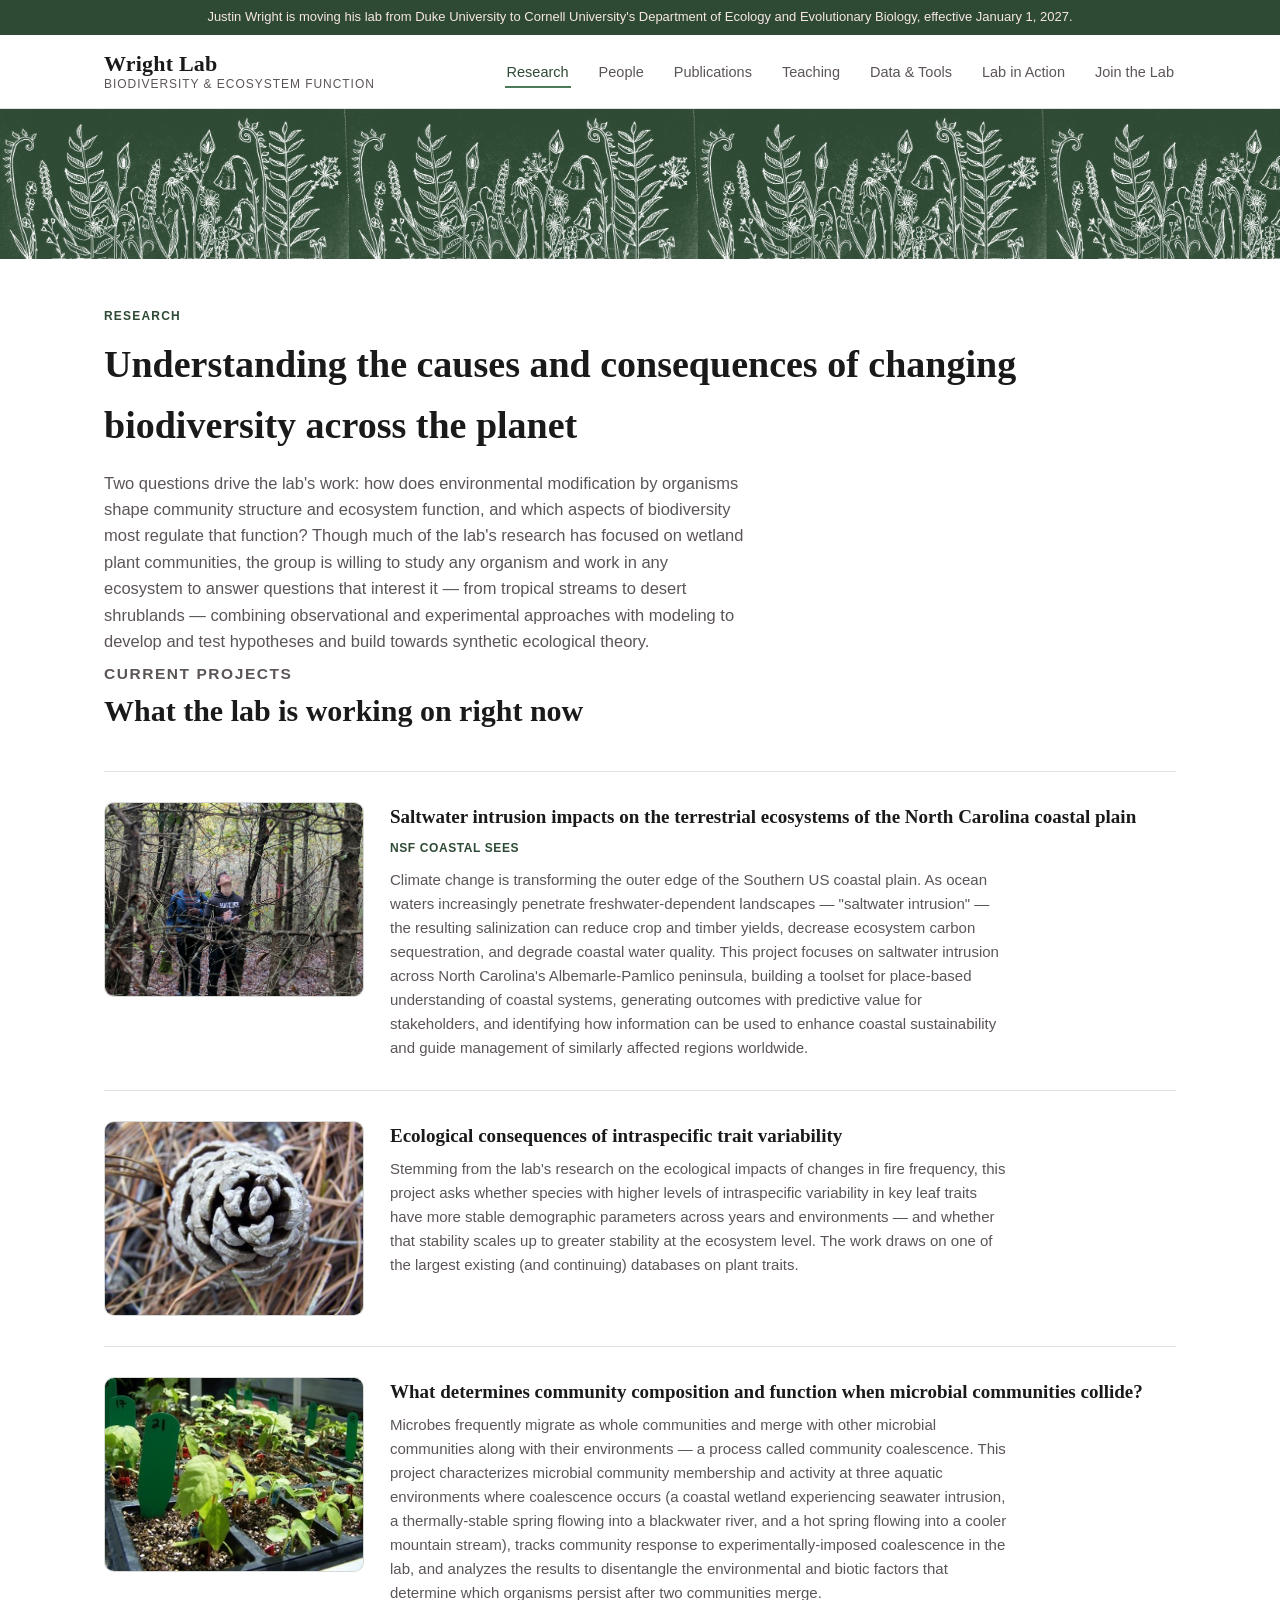
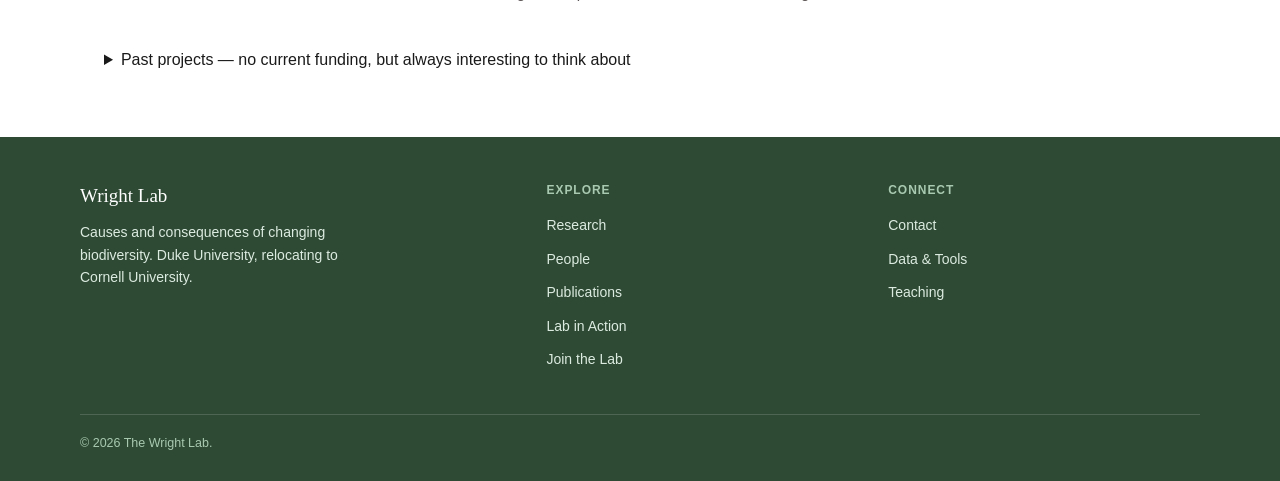
<file: research.html>
<!DOCTYPE html>
<html lang="en">
<head>
<meta charset="UTF-8">
<meta name="viewport" content="width=device-width, initial-scale=1.0">
<title>Research — The Wright Lab</title>
<link rel="icon" type="image/png" href="images/favicon.png">
<link rel="stylesheet" href="theme.css">
</head>
<body>


<div class="utility">
  Justin Wright is moving his lab from Duke University to Cornell University's Department of Ecology and Evolutionary Biology, effective January 1, 2027.
</div>

<header class="site">
  <div class="nav-wrap">
    <a class="brand" href="index.html">
      <div class="text">
        <div class="name">Wright Lab</div>
        <div class="sub">Biodiversity &amp; Ecosystem Function</div>
      </div>
    </a>
    <nav class="primary">
      <ul>
        <li><a href="research.html" class="current">Research</a></li>
        <li><a href="people.html">People</a></li>
        <li><a href="publications.html">Publications</a></li>
        <li><a href="teaching.html">Teaching</a></li>
        <li><a href="data-tools.html">Data &amp; Tools</a></li>
        <li><a href="photos.html">Lab in Action</a></li>
        <li><a href="join-the-lab.html">Join the Lab</a></li>
      </ul>
    </nav>
  </div>
</header>

<div class="leaf-border" role="presentation"></div>

<div class="page-head">
  <p class="kicker">Research</p>
  <h1>Understanding the causes and consequences of changing biodiversity across the planet</h1>
  <p class="lede">Two questions drive the lab's work: how does environmental modification by organisms shape community structure and ecosystem function, and which aspects of biodiversity most regulate that function? Though much of the lab's research has focused on wetland plant communities, the group is willing to study any organism and work in any ecosystem to answer questions that interest it — from tropical streams to desert shrublands — combining observational and experimental approaches with modeling to develop and test hypotheses and build towards synthetic ecological theory.</p>
</div>

<section class="tight">
  <div class="section-head">
    <p class="kicker">Current projects</p>
    <h2>What the lab is working on right now</h2>
  </div>

  <div class="project-row">
    <div class="photo-frame"><img src="images/gallery/timberlake-full.jpg" alt="Timberlake coastal wetland research site, North Carolina"></div>
    <div>
      <h3>Saltwater intrusion impacts on the terrestrial ecosystems of the North Carolina coastal plain</h3>
      <p class="funder">NSF Coastal SEES</p>
      <p>Climate change is transforming the outer edge of the Southern US coastal plain. As ocean waters increasingly penetrate freshwater-dependent landscapes — "saltwater intrusion" — the resulting salinization can reduce crop and timber yields, decrease ecosystem carbon sequestration, and degrade coastal water quality. This project focuses on saltwater intrusion across North Carolina's Albemarle-Pamlico peninsula, building a toolset for place-based understanding of coastal systems, generating outcomes with predictive value for stakeholders, and identifying how information can be used to enhance coastal sustainability and guide management of similarly affected regions worldwide.</p>
    </div>
  </div>

  <div class="project-row">
    <div class="photo-frame"><img src="images/lab-in-action/ft-bragg-fire-regime.jpg" alt="Longleaf pine savanna research site, Fort Bragg, North Carolina"></div>
    <div>
      <h3>Ecological consequences of intraspecific trait variability</h3>
      <p>Stemming from the lab's research on the ecological impacts of changes in fire frequency, this project asks whether species with higher levels of intraspecific variability in key leaf traits have more stable demographic parameters across years and environments — and whether that stability scales up to greater stability at the ecosystem level. The work draws on one of the largest existing (and continuing) databases on plant traits.</p>
    </div>
  </div>

  <div class="project-row">
    <div class="photo-frame"><img src="images/lab-in-action/greenhouse-experiments.jpg" alt="Greenhouse experiments"></div>
    <div>
      <h3>What determines community composition and function when microbial communities collide?</h3>
      <p>Microbes frequently migrate as whole communities and merge with other microbial communities along with their environments — a process called community coalescence. This project characterizes microbial community membership and activity at three aquatic environments where coalescence occurs (a coastal wetland experiencing seawater intrusion, a thermally-stable spring flowing into a blackwater river, and a hot spring flowing into a cooler mountain stream), tracks community response to experimentally-imposed coalescence in the lab, and analyzes the results to disentangle the environmental and biotic factors that determine which organisms persist after two communities merge.</p>
    </div>
  </div>

  <details class="cites" style="margin-top:12px;">
    <summary>Past projects — no current funding, but always interesting to think about</summary>

    <div class="past-project">
      <h4>The links between biodiversity and ecosystem functioning</h4>
      <p>Work with BioMERGE synthesizing conflicting results across the biodiversity–ecosystem function literature: how functional diversity should be measured, whether functional classification schemes based on global patterns apply to smaller-scale variability, and how higher trophic levels can be incorporated into models that are primarily plant-based. Much of this work centered on a large-scale biodiversity experiment combining a field experiment at a wetland restoration site with an intensive study of morphological and physiological trait variation among herbaceous species used in North Carolina wetland restoration.</p>
    </div>
    <div class="past-project">
      <h4>Succession across a Latitudinal Gradient Network (SLaGNet)</h4>
      <p>With Dr. Jason Fridley (Syracuse University). Explored why old fields in the Northeast U.S. can persist for decades in an herbaceous state while those of the Southeast typically support closed pine canopies in under a decade, testing the influence of climate, soil fertility, and species pool across six old-field sites spanning the Eastern Deciduous Forest from Syracuse, NY to Tallahassee, FL, to predict how climate change could alter the pace of woody encroachment.</p>
    </div>
    <div class="past-project">
      <h4>Nutrient Network (NutNet)</h4>
      <p>International collaboration; local collaborator Dr. Charles Mitchell (UNC). A grassroots, globally coordinated experiment across 40+ grassland sites testing how nutrient addition and consumer exclusion (via fencing) affect soil nutrients, plant biomass, and plant species identity — quantifying the combined global impacts of altered nutrient budgets and changing herbivore/consumer communities.</p>
    </div>
    <div class="past-project">
      <h4>Cross-scale assessment of ecological resilience to altered fire regimes</h4>
      <p>A trait-based approach to predicting how vegetation composition and structure change along gradients from upland Longleaf Pine savannas to streamhead pocosins under different prescribed burning regimes at Fort Bragg, North Carolina — identifying thresholds of change to help inform strategic prescribed-fire management under increasing restrictions on its use.</p>
    </div>
  </details>
</section>

<footer>
  <div class="foot-inner">
    <div>
      <div class="name" style="font-family:var(--serif); font-size:19px; color:#fff;">Wright Lab</div>
      <p style="margin-top:10px; max-width:38ch; color:#dcebe0;">Causes and consequences of changing biodiversity. Duke University, relocating to Cornell University.</p>
    </div>
    <div>
      <h5>Explore</h5>
      <ul>
        <li><a href="research.html">Research</a></li>
        <li><a href="people.html">People</a></li>
        <li><a href="publications.html">Publications</a></li>
        <li><a href="photos.html">Lab in Action</a></li>
        <li><a href="join-the-lab.html">Join the Lab</a></li>
      </ul>
    </div>
    <div>
      <h5>Connect</h5>
      <ul>
        <li><a href="mailto:jw67@duke.edu">Contact</a></li>
        <li><a href="data-tools.html">Data &amp; Tools</a></li>
        <li><a href="teaching.html">Teaching</a></li>
      </ul>
    </div>
  </div>
  <div class="foot-bottom">&copy; 2026 The Wright Lab.</div>
</footer>

</body>
</html>
</file>
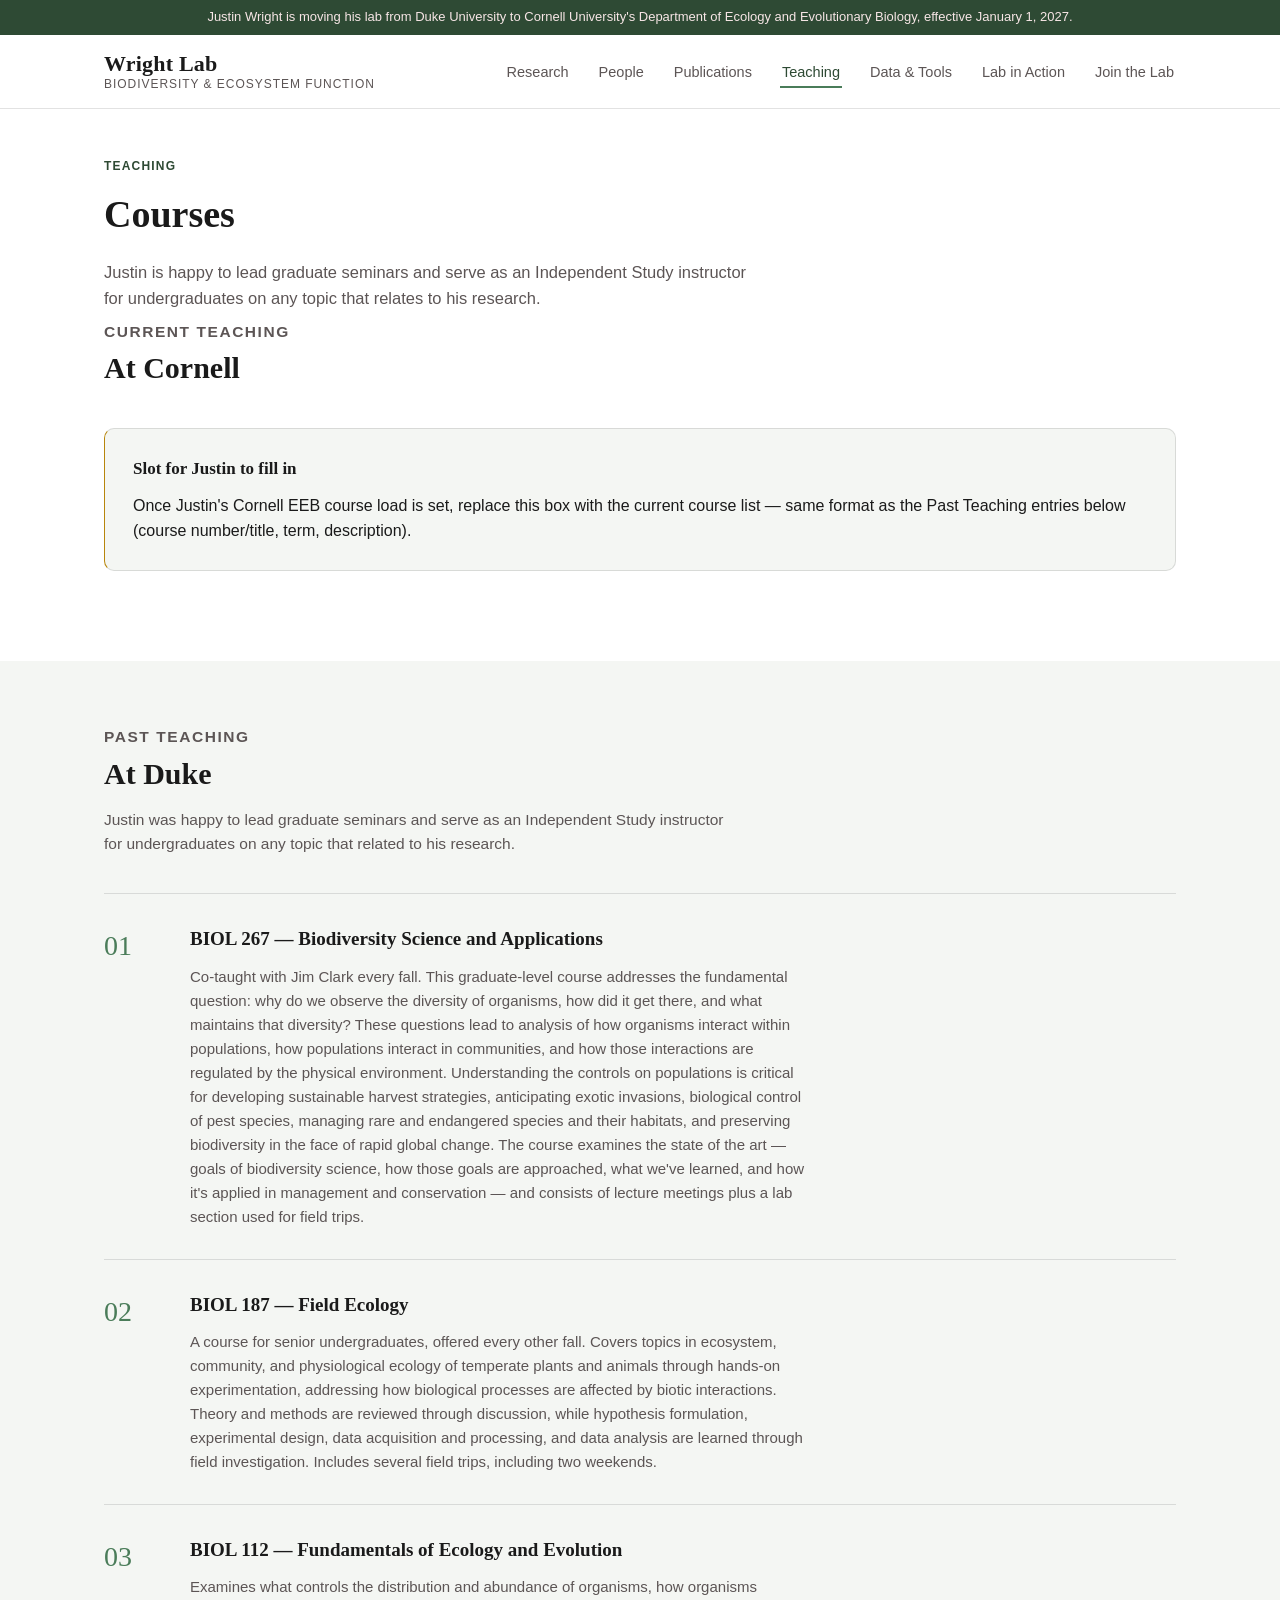
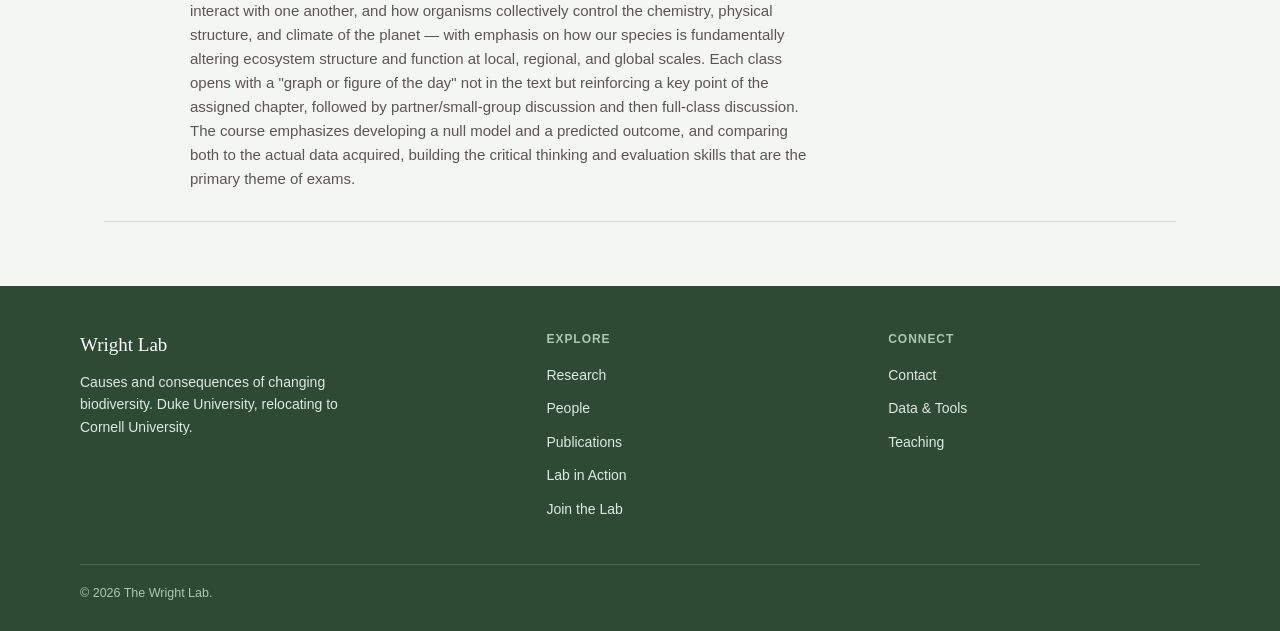
<file: teaching.html>
<!DOCTYPE html>
<html lang="en">
<head>
<meta charset="UTF-8">
<meta name="viewport" content="width=device-width, initial-scale=1.0">
<title>Teaching — The Wright Lab</title>
<link rel="icon" type="image/png" href="images/favicon.png">
<link rel="stylesheet" href="theme.css">
</head>
<body>


<div class="utility">
  Justin Wright is moving his lab from Duke University to Cornell University's Department of Ecology and Evolutionary Biology, effective January 1, 2027.
</div>

<header class="site">
  <div class="nav-wrap">
    <a class="brand" href="index.html">
      <div class="text">
        <div class="name">Wright Lab</div>
        <div class="sub">Biodiversity &amp; Ecosystem Function</div>
      </div>
    </a>
    <nav class="primary">
      <ul>
        <li><a href="research.html">Research</a></li>
        <li><a href="people.html">People</a></li>
        <li><a href="publications.html">Publications</a></li>
        <li><a href="teaching.html" class="current">Teaching</a></li>
        <li><a href="data-tools.html">Data &amp; Tools</a></li>
        <li><a href="photos.html">Lab in Action</a></li>
        <li><a href="join-the-lab.html">Join the Lab</a></li>
      </ul>
    </nav>
  </div>
</header>

<div class="page-head">
  <p class="kicker">Teaching</p>
  <h1>Courses</h1>
  <p class="lede">Justin is happy to lead graduate seminars and serve as an Independent Study instructor for undergraduates on any topic that relates to his research.</p>
</div>

<section class="tight">
  <div class="section-head">
    <p class="kicker">Current teaching</p>
    <h2>At Cornell</h2>
  </div>
  <div class="pull-box" style="border-left-color:#b8860b;">
    <h4>Slot for Justin to fill in</h4>
    <p style="margin:0;">Once Justin's Cornell EEB course load is set, replace this box with the current course list — same format as the Past Teaching entries below (course number/title, term, description).</p>
  </div>
</section>

<section class="alt">
  <div class="inner">
    <div class="section-head">
      <p class="kicker">Past teaching</p>
      <h2>At Duke</h2>
      <p>Justin was happy to lead graduate seminars and serve as an Independent Study instructor for undergraduates on any topic that related to his research.</p>
    </div>

    <div class="theme-list">
      <div class="theme-row">
        <div class="theme-num">01</div>
        <div>
          <h3>BIOL 267 — Biodiversity Science and Applications</h3>
          <p>Co-taught with Jim Clark every fall. This graduate-level course addresses the fundamental question: why do we observe the diversity of organisms, how did it get there, and what maintains that diversity? These questions lead to analysis of how organisms interact within populations, how populations interact in communities, and how those interactions are regulated by the physical environment. Understanding the controls on populations is critical for developing sustainable harvest strategies, anticipating exotic invasions, biological control of pest species, managing rare and endangered species and their habitats, and preserving biodiversity in the face of rapid global change. The course examines the state of the art — goals of biodiversity science, how those goals are approached, what we've learned, and how it's applied in management and conservation — and consists of lecture meetings plus a lab section used for field trips.</p>
        </div>
      </div>
      <div class="theme-row">
        <div class="theme-num">02</div>
        <div>
          <h3>BIOL 187 — Field Ecology</h3>
          <p>A course for senior undergraduates, offered every other fall. Covers topics in ecosystem, community, and physiological ecology of temperate plants and animals through hands-on experimentation, addressing how biological processes are affected by biotic interactions. Theory and methods are reviewed through discussion, while hypothesis formulation, experimental design, data acquisition and processing, and data analysis are learned through field investigation. Includes several field trips, including two weekends.</p>
        </div>
      </div>
      <div class="theme-row">
        <div class="theme-num">03</div>
        <div>
          <h3>BIOL 112 — Fundamentals of Ecology and Evolution</h3>
          <p>Examines what controls the distribution and abundance of organisms, how organisms interact with one another, and how organisms collectively control the chemistry, physical structure, and climate of the planet — with emphasis on how our species is fundamentally altering ecosystem structure and function at local, regional, and global scales. Each class opens with a "graph or figure of the day" not in the text but reinforcing a key point of the assigned chapter, followed by partner/small-group discussion and then full-class discussion. The course emphasizes developing a null model and a predicted outcome, and comparing both to the actual data acquired, building the critical thinking and evaluation skills that are the primary theme of exams.</p>
        </div>
      </div>
    </div>
  </div>
</section>

<footer>
  <div class="foot-inner">
    <div>
      <div class="name" style="font-family:var(--serif); font-size:19px; color:#fff;">Wright Lab</div>
      <p style="margin-top:10px; max-width:38ch; color:#dcebe0;">Causes and consequences of changing biodiversity. Duke University, relocating to Cornell University.</p>
    </div>
    <div>
      <h5>Explore</h5>
      <ul>
        <li><a href="research.html">Research</a></li>
        <li><a href="people.html">People</a></li>
        <li><a href="publications.html">Publications</a></li>
        <li><a href="photos.html">Lab in Action</a></li>
        <li><a href="join-the-lab.html">Join the Lab</a></li>
      </ul>
    </div>
    <div>
      <h5>Connect</h5>
      <ul>
        <li><a href="mailto:jw67@duke.edu">Contact</a></li>
        <li><a href="data-tools.html">Data &amp; Tools</a></li>
        <li><a href="teaching.html">Teaching</a></li>
      </ul>
    </div>
  </div>
  <div class="foot-bottom">&copy; 2026 The Wright Lab.</div>
</footer>

</body>
</html>
</file>
<file: theme.css>
/* Wright Lab — shared design system
   Green/white palette, built around the hand-drawn wordmark. Linked by every page in the site concept. */

:root{
  --ink:#1a1a1a;
  --ink-soft:#5c5555;
  --paper:#ffffff;
  --paper-alt:#f4f6f3;
  --moss:#4a7c59;
  --moss-dark:#2e4a34;
  --river:#2e4a34;
  --clay:#4a7c59;
  --leaf:#2e4a34;
  --leaf-dark:#20331f;
  --line: rgba(20,20,20,0.12);
  --serif: "Iowan Old Style", "Palatino Linotype", Palatino, Georgia, serif;
  --sans: -apple-system, BlinkMacSystemFont, "Segoe UI", Helvetica, Arial, sans-serif;
}
*{box-sizing:border-box;}
body{
  margin:0;
  background:var(--paper);
  color:var(--ink);
  font-family:var(--sans);
  line-height:1.6;
}
a{color:inherit;}
img{max-width:100%;display:block;}

/* mockup label */
.mockup-flag{
  position:fixed;
  bottom:14px;
  right:14px;
  background:var(--ink);
  color:var(--paper);
  font-size:12px;
  padding:8px 12px;
  border-radius:20px;
  z-index:999;
  opacity:0.85;
  font-family:var(--sans);
}

/* utility bar */
.utility{
  background:var(--moss-dark);
  color:#f7e6e6;
  font-size:13px;
  text-align:center;
  padding:7px 16px;
}
.utility a{text-decoration:underline; text-underline-offset:2px;}

/* nav */
header.site{
  position:sticky;
  top:0;
  z-index:100;
  background:var(--paper);
  border-bottom:1px solid var(--line);
}
.nav-wrap{
  max-width:1120px;
  margin:0 auto;
  display:flex;
  align-items:center;
  justify-content:space-between;
  padding:16px 24px;
}
.brand{
  display:flex;
  align-items:center;
  gap:12px;
  line-height:1.15;
  text-decoration:none;
}
.brand .mark{
  width:auto;
  height:58px;
  flex:none;
  display:block;
}
@media (max-width:880px){
  .brand .mark{height:46px;}
}
.brand .text{
  display:flex;
  flex-direction:column;
}
.brand .name{
  font-family:var(--serif);
  font-size:22px;
  font-weight:600;
  letter-spacing:0.2px;
  color:var(--ink);
}
.brand .sub{
  font-size:12px;
  letter-spacing:0.08em;
  text-transform:uppercase;
  color:var(--ink-soft);
  margin-top:2px;
}
nav.primary ul{
  list-style:none;
  display:flex;
  gap:26px;
  margin:0;
  padding:0;
}
nav.primary a{
  text-decoration:none;
  font-size:14.5px;
  font-weight:500;
  color:var(--ink-soft);
  padding:6px 2px;
  border-bottom:2px solid transparent;
  transition:border-color .15s, color .15s;
}
nav.primary a:hover, nav.primary a.current{
  color:var(--moss-dark);
  border-color:var(--moss);
}
.nav-toggle{display:none;}

/* top photo band — narrow, full-bleed, rotating */
.photo-band{
  position:relative;
  width:100%;
  height:190px;
  overflow:hidden;
  background:var(--ink);
}
.pb-slide{
  position:absolute; inset:0;
  opacity:0;
  transition:opacity 1.1s ease;
}
.pb-slide.active{opacity:1;}
.pb-slide .pb-slot{
  width:100%; height:100%;
  border-radius:0;
  border-width:1px;
}

/* page header (subpages) */
.page-head{
  max-width:1120px;
  margin:0 auto;
  padding:48px 24px 8px;
}
.page-head .kicker{margin-bottom:8px;}
.page-head h1{
  font-family:var(--serif);
  font-size:38px;
  margin:0 0 14px;
  color:var(--ink);
}
.page-head .lede{
  font-size:16.5px;
  color:var(--ink-soft);
  max-width:70ch;
  margin:0;
}

/* hero (homepage) */
.hero{
  position:relative;
  max-width:1120px;
  margin:36px auto 0;
  padding:0 24px;
}
.hero-single{
  max-width:760px;
}
.hero h1{
  font-family:var(--serif);
  font-size:44px;
  line-height:1.12;
  margin:0 0 18px;
  color:var(--ink);
}
.hero h1 em{
  font-style:normal;
  color:var(--moss-dark);
  border-bottom:3px solid var(--clay);
}
.hero p.lede{
  font-size:17px;
  color:var(--ink-soft);
  max-width:46ch;
  margin:0 0 26px;
}
.hero-actions{display:flex; gap:14px; flex-wrap:wrap;}
.btn{
  display:inline-block;
  padding:11px 20px;
  border-radius:6px;
  font-size:14.5px;
  font-weight:600;
  text-decoration:none;
  border:1px solid transparent;
}
.btn-primary{background:var(--moss-dark); color:#fff;}
.btn-primary:hover{background:var(--moss);}
.btn-ghost{border-color:var(--line); color:var(--ink);}
.btn-ghost:hover{border-color:var(--moss-dark);}

/* photo slots — placeholders for photos not yet sourced */
.photo-slot{
  width:100%; height:100%;
  display:flex; flex-direction:column; align-items:center; justify-content:center;
  gap:8px;
  text-align:center;
  padding:16px;
  background:
    repeating-linear-gradient(135deg, rgba(46,74,52,0.06) 0 10px, transparent 10px 20px),
    var(--paper-alt);
  border:2px dashed rgba(46,74,52,0.35);
  color:var(--ink-soft);
}
.photo-slot svg{width:26px; height:26px; opacity:0.55;}
.photo-slot .slot-label{
  font-size:12.5px; font-weight:600; color:var(--moss-dark);
}
.photo-slot .slot-spec{
  font-size:11px; color:var(--ink-soft); max-width:22ch; line-height:1.4;
}
.photo-slot.on-dark{
  border:2px dashed rgba(255,255,255,0.3);
  background:rgba(255,255,255,0.04);
  color:#c8dccb;
}
.photo-slot.on-dark .slot-label{color:#fff;}
.photo-slot.on-dark .slot-spec{color:#c8dccb;}

/* generic photo frame (real images, subpages) */
.photo-frame{
  width:100%;
  border-radius:10px;
  overflow:hidden;
  background:var(--paper-alt);
  border:1px solid var(--line);
}
.photo-frame img{width:100%; height:100%; object-fit:cover; display:block;}

/* pull quote */
.pull-quote{
  background:#fff;
  border:1px solid var(--line);
  border-left:4px solid var(--moss);
  border-radius:8px;
  padding:28px 30px;
  margin:0 0 32px;
}
.pull-quote p{
  font-family:var(--serif);
  font-size:22px;
  line-height:1.4;
  color:var(--ink);
  margin:0 0 12px;
}
.pull-quote cite{
  font-style:normal;
  font-size:13px;
  color:var(--ink-soft);
}
.stat-line{
  font-size:15.5px;
  color:var(--ink-soft);
  max-width:70ch;
  margin:0 0 28px;
}
.stat-line strong{color:var(--ink);}

/* cornell banner */
.banner{
  max-width:1120px;
  margin:34px auto 0;
  padding:0 24px;
}
.banner-inner{
  background:var(--paper-alt);
  border:1px solid var(--line);
  border-left:4px solid var(--clay);
  border-radius:8px;
  padding:18px 22px;
  display:flex;
  gap:16px;
  align-items:flex-start;
  font-size:14.5px;
}
.banner-inner .tag{
  flex-shrink:0;
  background:var(--clay);
  color:#fff;
  font-size:11px;
  font-weight:700;
  letter-spacing:0.06em;
  text-transform:uppercase;
  padding:4px 9px;
  border-radius:4px;
  margin-top:2px;
}
.banner-inner p{margin:0; color:var(--ink-soft);}
.banner-inner a{color:var(--moss-dark); font-weight:600; text-decoration:underline;}

/* section shell */
section{
  max-width:1120px;
  margin:0 auto;
  padding:64px 24px;
}
section.alt{
  max-width:none;
  background:var(--paper-alt);
}
section.alt .inner{max-width:1120px; margin:0 auto; padding:0 24px;}
section.tight{padding-top:0;}
.section-head{
  max-width:640px;
  margin-bottom:36px;
}
.kicker{
  font-size:12px;
  font-weight:700;
  letter-spacing:0.1em;
  text-transform:uppercase;
  color:var(--river);
  margin:0 0 8px;
}
.section-head h2{
  font-family:var(--serif);
  font-size:30px;
  margin:0 0 10px;
}
.section-head p{color:var(--ink-soft); margin:0; font-size:15.5px;}

/* two-question cards (homepage) */
.questions{
  display:grid;
  grid-template-columns:1fr 1fr;
  gap:20px;
}
.q-card{
  background:#fff;
  border:1px solid var(--line);
  border-radius:10px;
  padding:26px;
}
.q-card .num{
  font-family:var(--serif);
  font-size:32px;
  color:var(--moss);
  margin:0 0 10px;
}
.q-card p{margin:0; font-size:15.5px; color:var(--ink);}

/* research themes (verbatim from research statement) */
.theme-list{
  display:flex;
  flex-direction:column;
}
.theme-row{
  display:grid;
  grid-template-columns:64px 1fr;
  gap:22px;
  padding:30px 0;
  border-top:1px solid var(--line);
}
.theme-row:last-child{border-bottom:1px solid var(--line);}
.theme-num{
  font-family:var(--serif);
  font-size:28px;
  color:var(--moss);
}
.theme-row h3{
  font-family:var(--serif);
  font-size:19px;
  margin:0 0 10px;
  color:var(--ink);
}
.theme-row p{
  font-size:15px;
  color:var(--ink-soft);
  margin:0 0 12px;
  max-width:74ch;
}
.theme-row p:last-child{margin-bottom:0;}
.theme-row .cites{
  font-size:13px;
  color:var(--ink-soft);
  margin-top:14px;
}
.theme-row .cites summary{cursor:pointer; color:var(--moss-dark); font-weight:600;}
.theme-row .cites ul{margin:10px 0 0; padding-left:18px;}
.theme-row .cites li{margin-bottom:6px;}

/* slideshow */
.slideshow{
  position:relative;
  width:100%;
  aspect-ratio:16/9;
  border-radius:12px;
  overflow:hidden;
  background:var(--ink);
}
.slide{
  position:absolute; inset:0;
  background-size:contain;
  background-repeat:no-repeat;
  background-position:center;
  opacity:0;
  transition:opacity 1.1s ease;
}
.slide.active{opacity:1;}
.slide-cap{
  position:absolute; left:0; right:0; bottom:0;
  background:linear-gradient(to top, rgba(0,0,0,0.72), transparent 70%);
  color:#fff;
  font-size:14.5px;
  padding:46px 24px 18px;
}
.ss-arrow{
  position:absolute; top:50%; transform:translateY(-50%);
  width:38px; height:38px; border-radius:50%;
  background:rgba(255,255,255,0.85);
  border:none;
  color:var(--ink);
  font-size:19px;
  line-height:1;
  cursor:pointer;
  display:flex; align-items:center; justify-content:center;
  transition:background .15s;
}
.ss-arrow:hover{background:#fff;}
.ss-prev{left:14px;}
.ss-next{right:14px;}
.ss-dots{
  position:absolute; bottom:14px; left:50%; transform:translateX(-50%);
  display:flex; gap:7px;
}
.dot{
  width:7px; height:7px; border-radius:50%;
  background:rgba(255,255,255,0.5);
  border:none;
  cursor:pointer;
  padding:0;
}
.dot.active{background:#fff;}
.strip-cap{font-size:13px; color:var(--ink-soft); margin-top:14px; max-width:70ch;}

/* nav concept map (homepage only, transitional) */
.sitemap{
  background:#fff;
  border:1px solid var(--line);
  border-radius:10px;
  padding:28px 30px;
}
.sitemap-cols{
  display:grid;
  grid-template-columns:repeat(3,1fr);
  gap:24px;
}
.sitemap-cols h4{
  font-size:12px; text-transform:uppercase; letter-spacing:0.07em;
  color:var(--river); margin:0 0 10px;
}
.sitemap-cols ul{list-style:none; margin:0; padding:0;}
.sitemap-cols li{
  font-size:14.5px; padding:6px 0; border-bottom:1px dashed var(--line);
}
.sitemap-cols li.dropped{
  color:#a8a29a; text-decoration:line-through;
}
.sitemap-note{font-size:13.5px; color:var(--ink-soft); margin-top:20px;}

/* project rows (research page — current/past projects) */
.project-row{
  display:grid;
  grid-template-columns:260px 1fr;
  gap:26px;
  padding:30px 0;
  border-top:1px solid var(--line);
  align-items:start;
}
.project-row:last-child{border-bottom:1px solid var(--line);}
.project-row .photo-frame{aspect-ratio:4/3;}
.project-row h3{font-family:var(--serif); font-size:19px; margin:0 0 6px; color:var(--ink);}
.project-row .funder{font-size:12px; font-weight:600; letter-spacing:0.05em; text-transform:uppercase; color:var(--moss-dark); margin:0 0 10px;}
.project-row p{font-size:15px; color:var(--ink-soft); margin:0 0 10px; max-width:74ch;}
.project-row p:last-child{margin-bottom:0;}
.past-project{padding:20px 0; border-top:1px solid var(--line);}
.past-project:last-child{border-bottom:1px solid var(--line);}
.past-project h4{font-family:var(--serif); font-size:16.5px; margin:0 0 6px; color:var(--ink);}
.past-project p{font-size:14.5px; color:var(--ink-soft); margin:0; max-width:76ch;}
@media (max-width:700px){
  .project-row{grid-template-columns:1fr;}
}

/* card grid (people, data & tools, news) */
.card-grid{
  display:grid;
  grid-template-columns:repeat(3, 1fr);
  gap:22px;
}
.card-grid.cols-2{grid-template-columns:repeat(2, 1fr);}
.card{
  background:#fff;
  border:1px solid var(--line);
  border-radius:10px;
  overflow:hidden;
  display:flex;
  flex-direction:column;
}
.card .card-body{padding:20px 22px 22px;}
.card h3{
  font-family:var(--serif);
  font-size:18px;
  margin:0 0 6px;
}
.card .role{
  font-size:12.5px;
  font-weight:600;
  letter-spacing:0.04em;
  text-transform:uppercase;
  color:var(--moss-dark);
  margin:0 0 10px;
}
.card p{font-size:14.5px; color:var(--ink-soft); margin:0;}
.card .photo-frame{aspect-ratio:4/3;}

/* simple lists (publications, news) */
.entry-list{list-style:none; margin:0; padding:0;}
.entry-list li{
  padding:20px 0;
  border-top:1px solid var(--line);
}
.entry-list li:last-child{border-bottom:1px solid var(--line);}
.entry-list.with-thumbs li{
  display:flex;
  gap:18px;
  align-items:flex-start;
}
.entry-list .entry-thumb{width:240px; height:168px; flex:none;}
.entry-list .entry-thumb .photo-slot{padding:8px; gap:4px;}
.entry-list .entry-thumb .slot-label{font-size:10.5px;}
.entry-list .entry-thumb .slot-spec{display:none;}
.entry-list .entry-thumb svg{width:18px; height:18px;}
.entry-list .entry-text{flex:1; min-width:0;}
@media (max-width:600px){
  .entry-list.with-thumbs li{flex-direction:column;}
  .entry-list .entry-thumb{width:100%; height:200px;}
}
.entry-list .year-head{
  font-family:var(--serif);
  font-size:22px;
  color:var(--moss);
  margin:36px 0 6px;
}
.entry-list .year-head:first-child{margin-top:0;}
.entry-citation{font-size:15px; color:var(--ink); margin:0 0 4px; max-width:78ch;}
.entry-meta{font-size:13px; color:var(--ink-soft);}
.entry-meta a{color:var(--moss-dark); text-decoration:underline; font-weight:600;}

/* alumni / roster table-ish list */
.roster{
  columns:2;
  column-gap:40px;
}
.roster .rgroup{break-inside:avoid; margin-bottom:26px;}
.roster h4{
  font-size:13px; text-transform:uppercase; letter-spacing:0.06em;
  color:var(--river); margin:0 0 10px;
  border-bottom:1px solid var(--line); padding-bottom:6px;
}
.roster ul{list-style:none; margin:0; padding:0;}
.roster li{font-size:14.5px; padding:5px 0; color:var(--ink);}
.roster li .then-now{color:var(--ink-soft); font-size:13px;}
.roster li a{color:var(--moss-dark); text-decoration:underline; text-underline-offset:2px; font-weight:600;}
.roster li a:hover{color:var(--moss);}

/* pull-box (contract excerpts, letters) */
.pull-box{
  background:var(--paper-alt);
  border:1px solid var(--line);
  border-radius:10px;
  padding:26px 28px;
  margin:0 0 26px;
}
.pull-box h4{
  font-family:var(--serif); font-size:17px; margin:0 0 10px;
}
.pull-box ul{margin:10px 0 0; padding-left:20px;}
.pull-box li{margin-bottom:8px; font-size:15px; color:var(--ink-soft);}

/* bio page: photo header + top tile row */
.bio-head{display:flex; gap:28px; align-items:flex-start; flex-wrap:wrap; margin-top:18px;}
.bio-head .photo-frame{width:170px; flex:none; aspect-ratio:3/4;}
.bio-head .bio-text{flex:1; min-width:260px;}
.bio-head .bio-text h1{margin:0 0 8px;}
@media (max-width:600px){
  .bio-head .photo-frame{width:140px;}
}
.tile-row{display:grid; grid-template-columns:1fr 1fr; gap:20px; margin-top:28px;}
.tile-row .pull-box{margin:0;}
@media (max-width:700px){.tile-row{grid-template-columns:1fr;}}

/* cv-style rows (professional preparation / appointments) */
.cv-table{margin-top:6px;}
.cv-row{
  display:grid; grid-template-columns:230px 1fr; gap:18px;
  padding:14px 0; border-top:1px solid var(--line); font-size:14.5px;
}
.cv-row:last-child{border-bottom:1px solid var(--line);}
.cv-row .cv-when{color:var(--moss-dark); font-weight:600;}
.cv-row .cv-what{color:var(--ink);}
@media (max-width:600px){.cv-row{grid-template-columns:1fr; gap:4px;}}

/* open letter */
.letter{
  background:#fff;
  border:1px solid var(--line);
  border-radius:10px;
  padding:34px 36px;
  font-size:16px;
  color:var(--ink);
  max-width:78ch;
}
.letter p{margin:0 0 16px;}
.letter .sign{font-family:var(--serif); font-size:18px; margin-top:24px;}

/* footer */
footer{
  background:var(--moss-dark);
  color:#dcebe0;
  padding:44px 24px 28px;
}
.foot-inner{
  max-width:1120px; margin:0 auto;
  display:grid;
  grid-template-columns:1.4fr 1fr 1fr;
  gap:30px;
}
footer h5{
  font-size:12px; text-transform:uppercase; letter-spacing:0.08em;
  color:#a9c9b0; margin:0 0 12px;
}
footer p, footer a{font-size:14px; color:#dcebe0;}
footer ul{list-style:none; margin:0; padding:0;}
footer li{margin-bottom:8px;}
footer a{text-decoration:none;}
footer a:hover{text-decoration:underline;}
.foot-bottom{
  max-width:1120px; margin:34px auto 0; padding-top:18px;
  border-top:1px solid rgba(255,255,255,0.15);
  font-size:12.5px; color:#a9c9b0;
}

/* logo band — thick color band with the hand-drawn wordmark, white-on-color */
.logo-band{
  background:var(--leaf);
  padding:64px 24px;
}
.logo-band .inner{
  max-width:1000px;
  margin:0 auto;
}
.logo-band img{
  width:100%;
  height:auto;
  display:block;
}

/* leaf border — thick color band with a repeating hand-drawn plant border, white-on-color */
.leaf-border{
  width:100%;
  height:150px;
  background-color:var(--leaf);
  background-image:url('images/research-border-white.png');
  background-repeat:repeat-x;
  background-position:bottom left;
  background-size:auto 150px;
}
@media (max-width:700px){
  .leaf-border{height:100px; background-size:auto 100px;}
}
.intro-para{
  max-width:1120px;
  margin:0 auto;
  padding:48px 24px 64px;
}
.intro-para p{
  font-size:18px;
  line-height:1.7;
  color:var(--ink);
  max-width:74ch;
  margin:0 auto;
  text-align:center;
}

@media (max-width: 880px){
  nav.primary ul{display:none;}
  .questions{grid-template-columns:1fr;}
  .theme-row{grid-template-columns:40px 1fr; gap:14px;}
  .sitemap-cols{grid-template-columns:1fr;}
  .foot-inner{grid-template-columns:1fr;}
  .photo-band{height:120px;}
  .slideshow{aspect-ratio:4/5;}
  .ss-arrow{width:32px; height:32px; font-size:16px;}
  .card-grid{grid-template-columns:1fr 1fr;}
  .roster{columns:1;}
  .logo-band{padding:40px 20px;}
  .intro-para p{font-size:16.5px;}
}
@media (max-width: 600px){
  .card-grid{grid-template-columns:1fr;}
}
</file>
